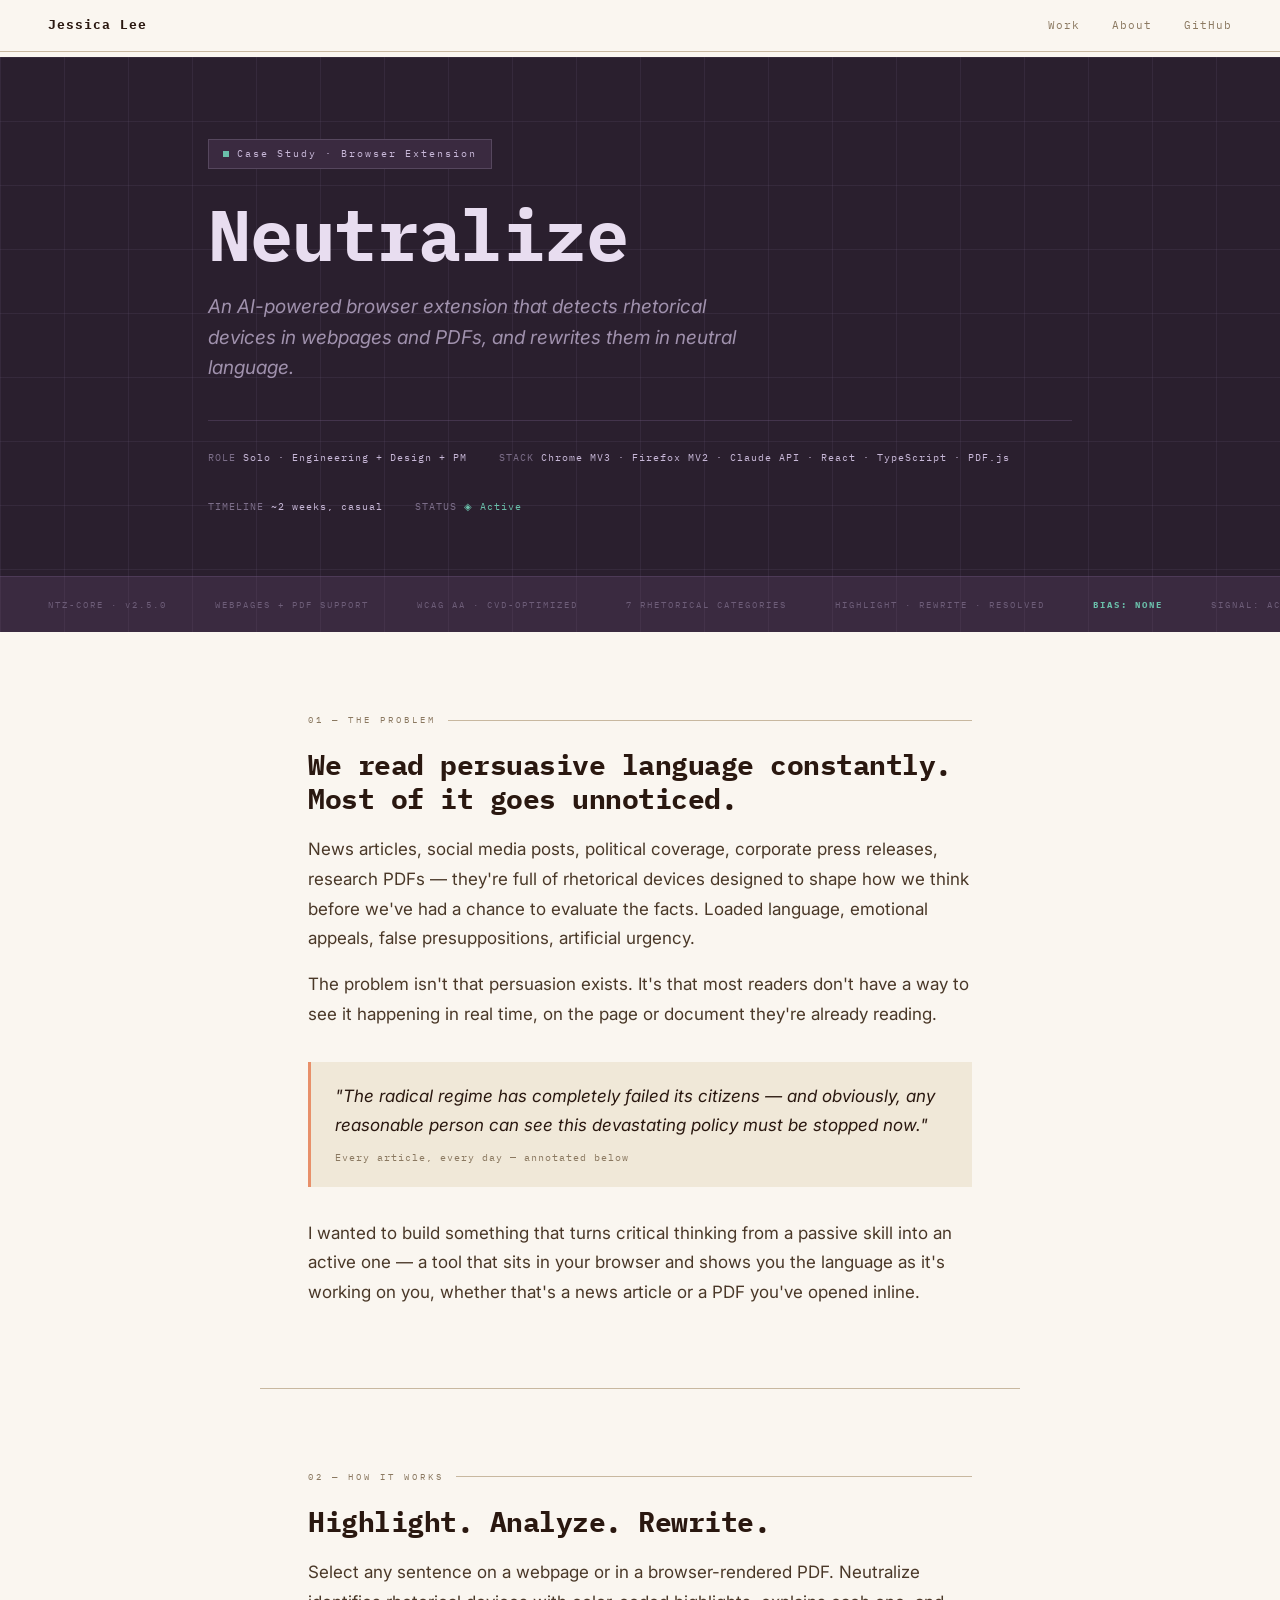
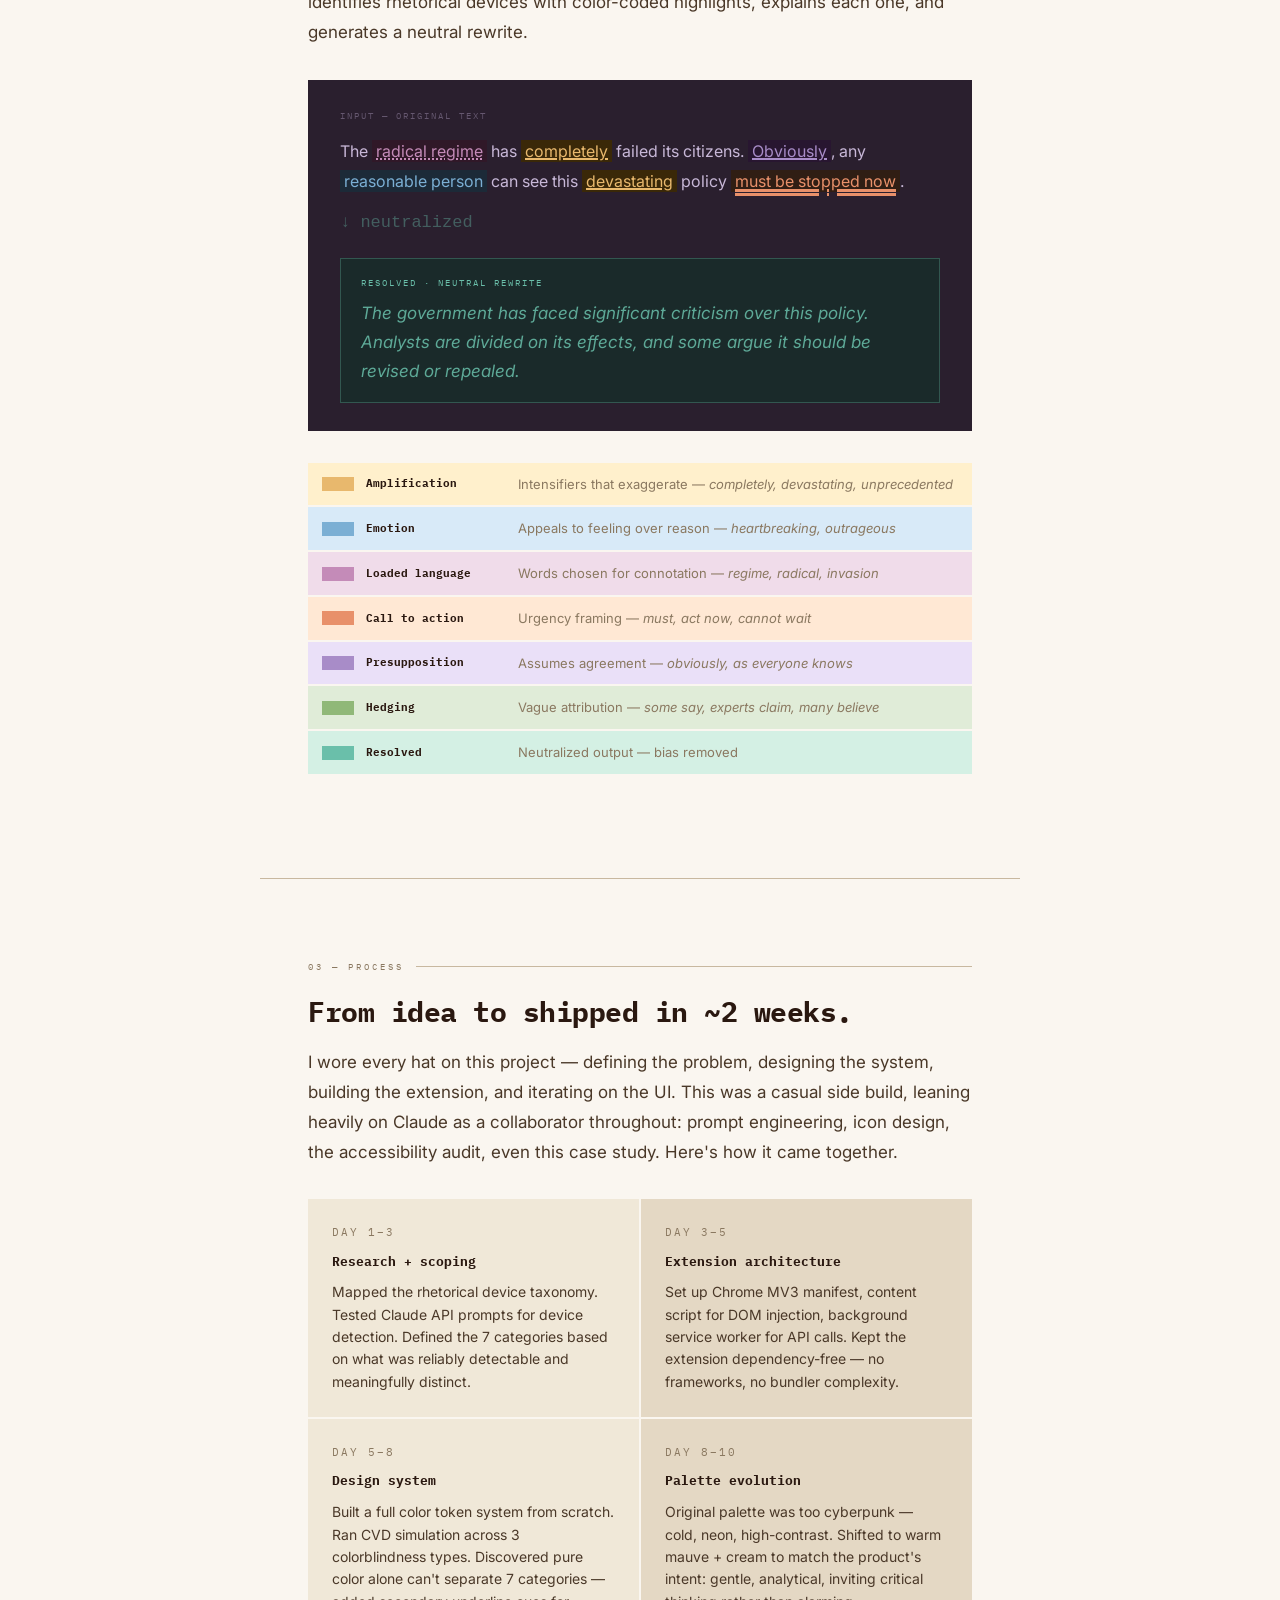
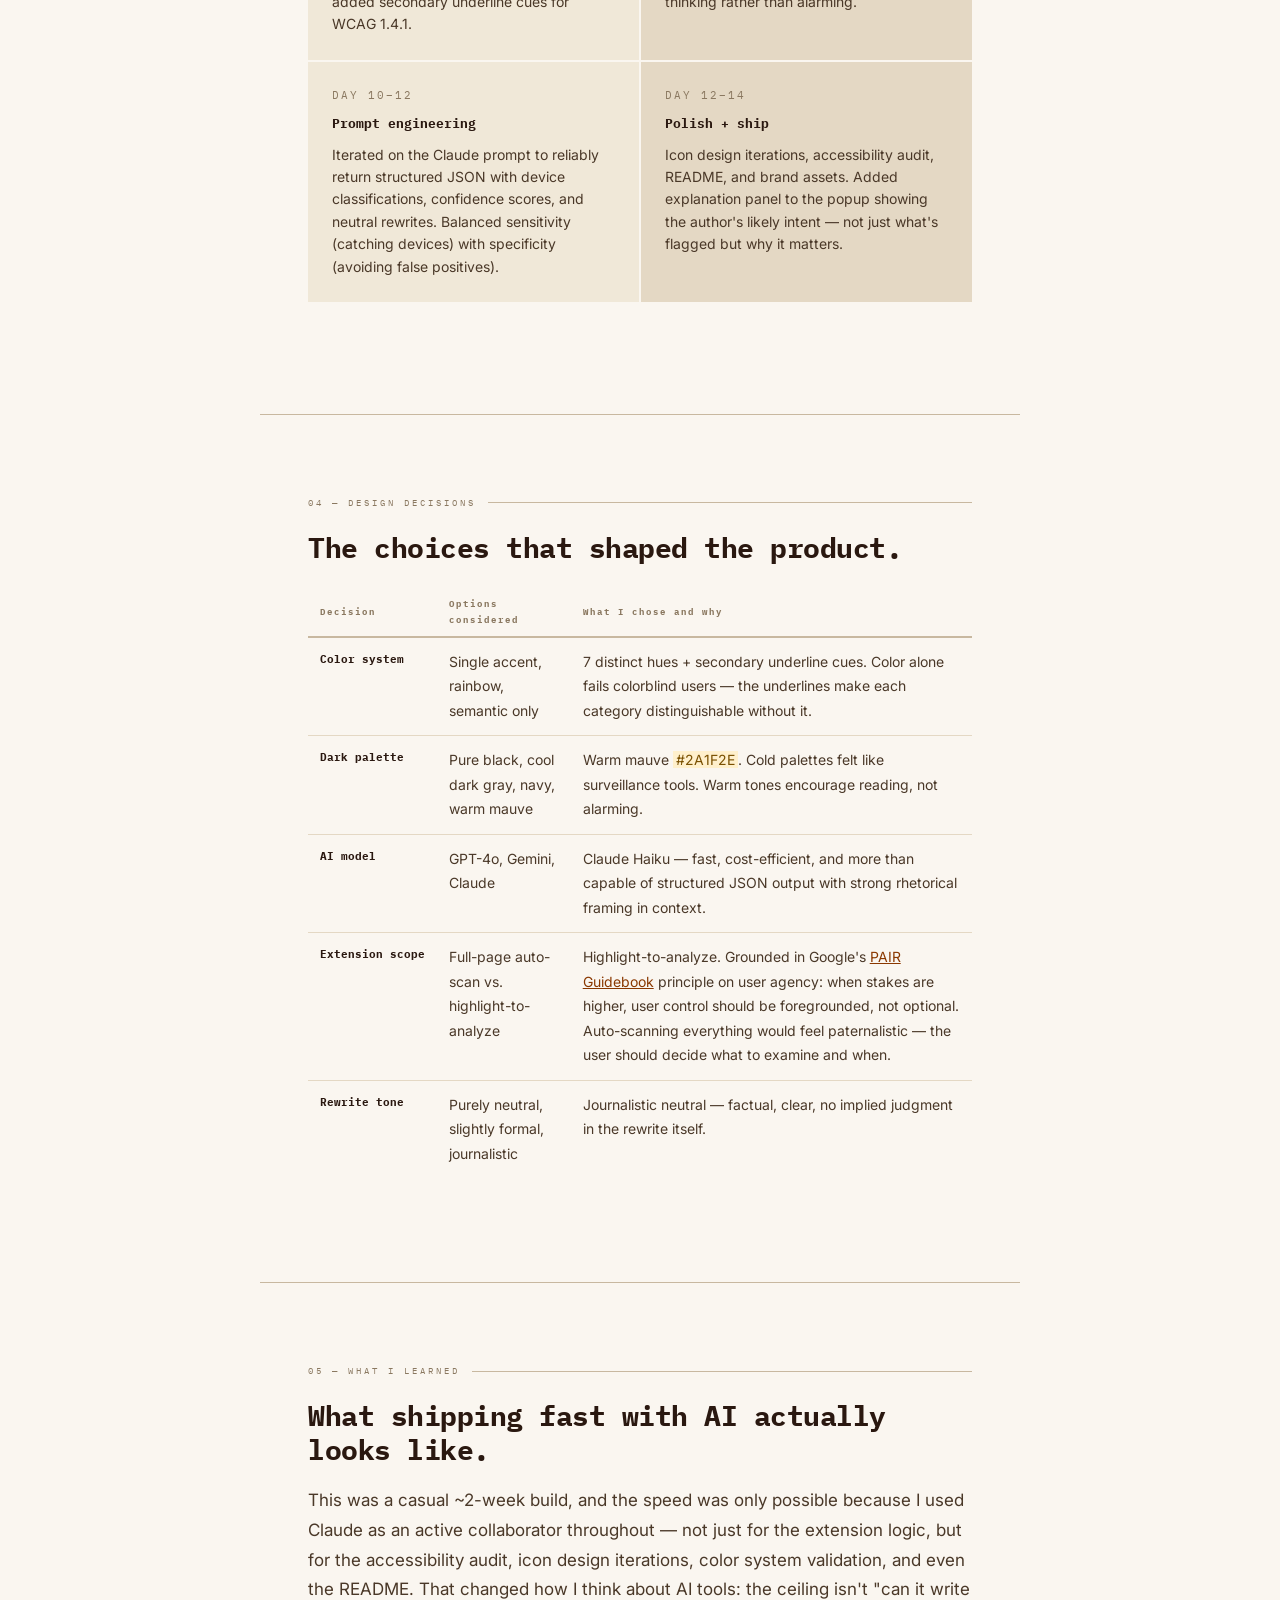
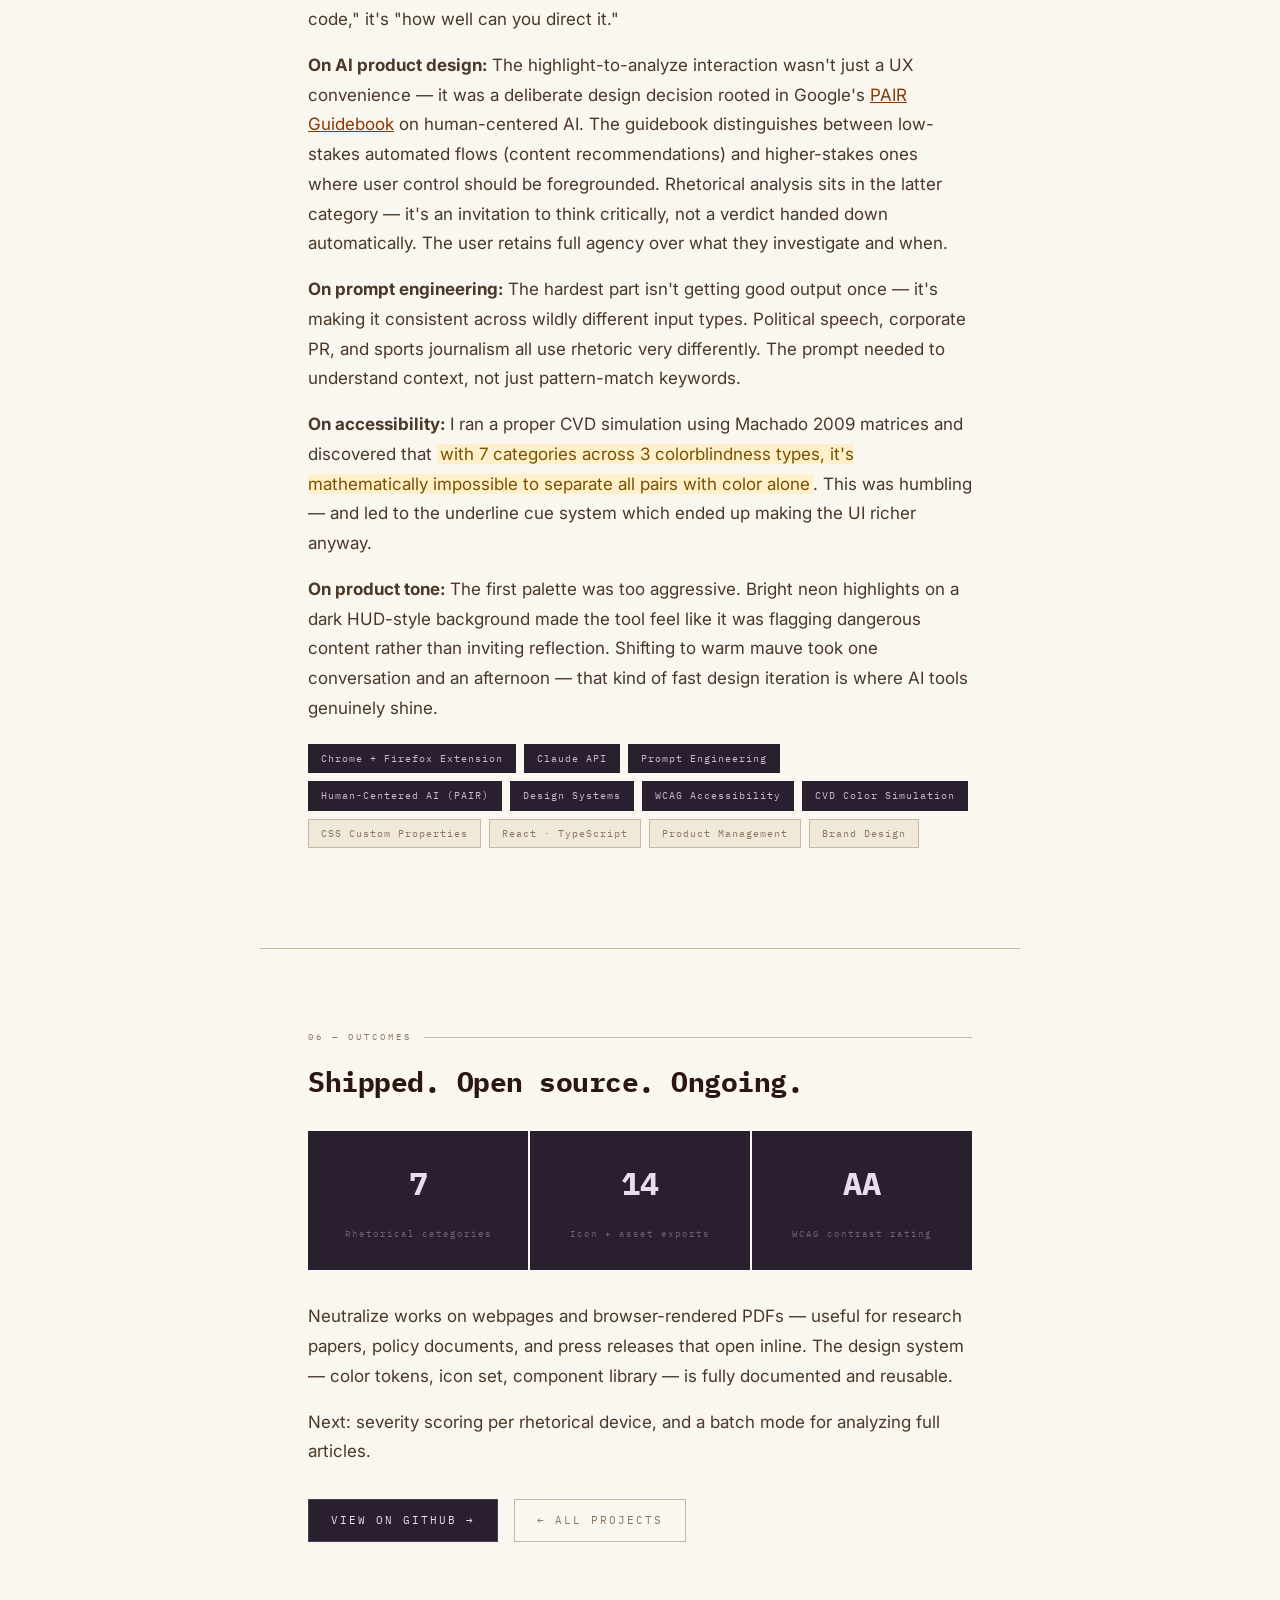
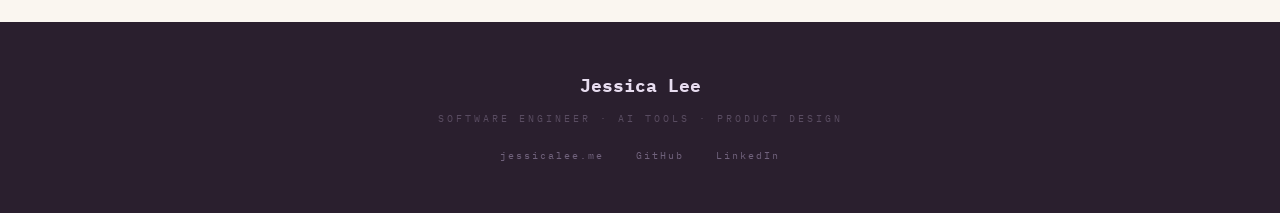
<file: neutralize.html>
<!DOCTYPE html>
<html lang="en">
<head>
<meta charset="UTF-8"/>
<meta name="viewport" content="width=device-width,initial-scale=1"/>
<title>Neutralize — Jessica Lee</title>
<link rel="preconnect" href="https://fonts.googleapis.com">
<link href="https://fonts.googleapis.com/css2?family=Inter:wght@400;500;600&family=IBM+Plex+Mono:wght@400;700&display=swap" rel="stylesheet">
<style>
:root {
  --cream:     #FAF6F0;
  --cream-2:   #F0E8D8;
  --cream-3:   #E4D8C4;
  --cream-bdr: #C8B8A0;
  --muted:     #8A7860;
  --text:      #4A3828;
  --title:     #2A1810;
  --mauve:     #2A1F2E;
  --mauve-2:   #3A2A40;
  --mauve-t:   #C8B8D8;

  --gold:      #E8B86D;
  --blue-m:    #7BAFD4;
  --mauve-a:   #C48BB8;
  --orange:    #E8906A;
  --teal:      #6ABFAA;
  --purple-s:  #A88CC8;
  --sage:      #90B878;

  --gold-bg:   #FFF0CC;   --gold-t:   #7A5000;
  --blue-bg:   #D8EAF8;   --blue-t:   #1A4888;
  --mauve-bg:  #F0DCEA;   --mauve-t2: #6A2068;
  --orange-bg: #FFE8D4;   --orange-t: #8A3800;
  --teal-bg:   #D4F0E4;   --teal-t:   #1A6040;
  --purple-bg: #EAE0F8;   --purple-t: #4A1880;
  --sage-bg:   #E0ECD8;   --sage-t:   #2A4818;
}
*, *::before, *::after { box-sizing: border-box; margin: 0; padding: 0; }

html { scroll-behavior: smooth; }

body {
  background: var(--cream);
  color: var(--text);
  font-family: 'Inter', system-ui, sans-serif;
  font-size: 17px;
  line-height: 1.75;
  overflow-x: hidden;
}

/* ── TYPOGRAPHY ─────────────────────────────── */
h1,h2,h3,h4 { font-family: 'IBM Plex Mono', monospace; font-weight: 700; color: var(--title); }
.mono { font-family: 'IBM Plex Mono', monospace; }
.label {
  font-family: 'IBM Plex Mono', monospace;
  font-size: 10px;
  letter-spacing: 3px;
  text-transform: uppercase;
  color: var(--muted);
}

/* ── NAV ─────────────────────────────────────── */
nav {
  position: fixed; top: 0; left: 0; right: 0; z-index: 100;
  background: var(--cream);
  border-bottom: 1px solid var(--cream-bdr);
  padding: 14px 48px;
  display: flex; align-items: center; justify-content: space-between;
}
.nav-logo {
  font-family: 'IBM Plex Mono', monospace;
  font-size: 13px; font-weight: 700;
  color: var(--title); text-decoration: none; letter-spacing: 1px;
}
.nav-links { display: flex; gap: 32px; }
.nav-links a {
  font-family: 'IBM Plex Mono', monospace;
  font-size: 11px; letter-spacing: 1px;
  color: var(--muted); text-decoration: none;
  transition: color .2s;
}
.nav-links a:hover { color: var(--title); }

/* ── HERO ─────────────────────────────────────── */
.hero {
  margin-top: 57px;
  background: var(--mauve);
  padding: 80px 0 0;
  overflow: hidden;
  position: relative;
}
.hero-grid {
  position: absolute; inset: 0; pointer-events: none;
  background-image:
    linear-gradient(rgba(106,90,120,.18) 1px, transparent 1px),
    linear-gradient(90deg, rgba(106,90,120,.18) 1px, transparent 1px);
  background-size: 64px 64px;
}
.hero-inner {
  max-width: 960px; margin: 0 auto;
  padding: 0 48px 60px;
  position: relative;
}
.hero-tag {
  display: inline-flex; align-items: center; gap: 8px;
  background: var(--mauve-2);
  border: 1px solid rgba(200,184,216,.2);
  padding: 5px 14px;
  font-family: 'IBM Plex Mono', monospace;
  font-size: 10px; letter-spacing: 2px;
  color: var(--mauve-t);
  margin-bottom: 28px;
}
.hero-tag-dot { width: 6px; height: 6px; background: var(--teal); }
.hero h1 {
  font-size: clamp(42px, 6vw, 72px);
  color: #E8DDF0;
  letter-spacing: -1px;
  line-height: 1.05;
  margin-bottom: 20px;
}
.hero-sub {
  font-family: 'Inter', system-ui, sans-serif;
  font-size: 19px; font-style: italic;
  color: rgba(200,184,216,.75);
  max-width: 560px;
  margin-bottom: 36px;
  line-height: 1.6;
}
.hero-meta {
  display: flex; gap: 32px; flex-wrap: wrap;
  font-family: 'IBM Plex Mono', monospace;
  font-size: 10px; letter-spacing: 1px;
  color: rgba(160,144,176,.7);
  padding-top: 28px;
  border-top: 1px solid rgba(106,84,120,.4);
}
.hero-meta span { color: var(--mauve-t); }

/* banner strip at bottom of hero */
.hero-banner {
  background: var(--mauve-2);
  border-top: 1px solid rgba(106,84,120,.4);
  padding: 20px 48px;
  display: flex; gap: 48px;
  font-family: 'IBM Plex Mono', monospace;
  font-size: 9px; letter-spacing: 2px;
  color: rgba(160,144,176,.5);
  overflow: hidden; white-space: nowrap;
}
.hero-banner strong { color: var(--teal); }

/* ── SECTION WRAPPER ─────────────────────────── */
.section {
  max-width: 760px; margin: 0 auto;
  padding: 80px 48px;
}
.section + .section { padding-top: 0; }
.section-label {
  font-family: 'IBM Plex Mono', monospace;
  font-size: 9px; letter-spacing: 3px;
  color: var(--muted);
  text-transform: uppercase;
  margin-bottom: 20px;
  display: flex; align-items: center; gap: 12px;
}
.section-label::after {
  content: '';
  flex: 1; height: 1px;
  background: var(--cream-bdr);
}
.section h2 {
  font-size: 28px; letter-spacing: -0.5px;
  margin-bottom: 20px; line-height: 1.2;
}
.section p { margin-bottom: 16px; color: var(--text); }
.section p:last-child { margin-bottom: 0; }

/* ── CALLOUT ──────────────────────────────────── */
.callout {
  background: var(--cream-2);
  border-left: 3px solid var(--orange);
  padding: 20px 24px;
  margin: 32px 0;
  font-family: 'Inter', system-ui, sans-serif;
  font-style: italic;
  color: var(--title);
}
.callout cite {
  display: block; margin-top: 8px;
  font-style: normal;
  font-family: 'IBM Plex Mono', monospace;
  font-size: 10px; letter-spacing: 1px;
  color: var(--muted);
}

/* ── DEMO BLOCK ───────────────────────────────── */
.demo-block {
  background: var(--mauve);
  border-radius: 0;
  padding: 28px 32px;
  margin: 32px 0;
  position: relative;
}
.demo-label {
  font-family: 'IBM Plex Mono', monospace;
  font-size: 9px; letter-spacing: 2px;
  color: rgba(160,144,176,.5);
  margin-bottom: 14px;
}
.demo-text {
  font-family: 'Inter', system-ui, sans-serif;
  font-size: 16px; line-height: 1.85;
  color: #C8B8D8;
}
.hl {
  padding: 1px 4px;
  border-radius: 0;
}
.hl-amp   { background:#3A2808; color:#E8B86D; text-decoration:underline 2px solid #E8B86D; }
.hl-load  { background:#301828; color:#C48BB8; text-decoration:underline 2px dotted #C48BB8; }
.hl-pre   { background:#281630; color:#A88CC8; text-decoration:underline 2px solid #A88CC8; }
.hl-emo   { background:#1C2A38; color:#7BAFD4; }
.hl-cta   { background:#301E14; color:#E8906A; text-decoration:underline 3px double #E8906A; }
.demo-resolved {
  margin-top: 20px;
  padding: 16px 20px;
  background: rgba(20,48,40,.7);
  border: 1px solid rgba(106,191,170,.3);
}
.demo-resolved-label {
  font-family: 'IBM Plex Mono', monospace;
  font-size: 9px; letter-spacing: 2px;
  color: var(--teal); margin-bottom: 8px;
}
.demo-resolved-text {
  font-family: 'Inter', system-ui, sans-serif;
  font-style: italic;
  color: rgba(106,191,170,.85); line-height: 1.7;
}
.demo-arrow { color: rgba(106,191,170,.4); margin: 12px 0; font-family: monospace; }

/* ── PROCESS STEPS ────────────────────────────── */
.process-grid {
  display: grid;
  grid-template-columns: 1fr 1fr;
  gap: 2px;
  margin: 32px 0;
}
.process-step {
  background: var(--cream-2);
  padding: 24px;
}
.process-step:nth-child(odd) { background: var(--cream-2); }
.process-step:nth-child(even) { background: var(--cream-3); }
.step-num {
  font-family: 'IBM Plex Mono', monospace;
  font-size: 11px; letter-spacing: 2px;
  color: var(--muted); margin-bottom: 8px;
}
.step-title {
  font-family: 'IBM Plex Mono', monospace;
  font-size: 13px; font-weight: 700;
  color: var(--title); margin-bottom: 8px;
}
.step-body { font-size: 14px; line-height: 1.6; color: var(--text); }

/* ── PALETTE STRIP ────────────────────────────── */
.palette-strip { display: flex; gap: 0; margin: 24px 0; }
.pal-item { flex: 1; }
.pal-swatch { height: 48px; }
.pal-label {
  font-family: 'IBM Plex Mono', monospace;
  font-size: 8px; letter-spacing: .5px;
  padding: 4px 4px 0;
  color: var(--muted);
}

/* ── DECISIONS TABLE ──────────────────────────── */
.decisions { width: 100%; border-collapse: collapse; margin: 24px 0; font-size: 14px; }
.decisions th {
  font-family: 'IBM Plex Mono', monospace;
  font-size: 9px; letter-spacing: 2px;
  text-align: left; padding: 8px 12px;
  border-bottom: 2px solid var(--cream-bdr);
  color: var(--muted);
}
.decisions td { padding: 12px; border-bottom: 1px solid var(--cream-3); vertical-align: top; }
.decisions tr:last-child td { border-bottom: none; }
.decisions td:first-child {
  font-family: 'IBM Plex Mono', monospace;
  font-size: 11px; font-weight: 700;
  color: var(--title); white-space: nowrap;
}

/* ── RHETORIC LEGEND ──────────────────────────── */
.legend { display: flex; flex-direction: column; gap: 2px; margin: 24px 0; }
.legend-row {
  display: flex; align-items: center; gap: 12px;
  padding: 10px 14px;
  font-size: 14px;
}
.legend-swatch { width: 32px; height: 14px; flex-shrink: 0; }
.legend-name {
  font-family: 'IBM Plex Mono', monospace;
  font-size: 11px; font-weight: 700;
  min-width: 140px; color: var(--title);
}
.legend-desc { color: var(--muted); font-size: 13px; }

/* ── OUTCOME STATS ────────────────────────────── */
.stats-row { display: grid; grid-template-columns: repeat(3,1fr); gap: 2px; margin: 32px 0; }
.stat-card {
  background: var(--mauve);
  padding: 24px 20px;
  text-align: center;
}
.stat-val {
  font-family: 'IBM Plex Mono', monospace;
  font-size: 32px; font-weight: 700;
  color: #E8DDF0; display: block; margin-bottom: 6px;
}
.stat-label {
  font-family: 'IBM Plex Mono', monospace;
  font-size: 9px; letter-spacing: 2px;
  color: rgba(160,144,176,.6);
}

/* ── SKILLS TAGS ──────────────────────────────── */
.tags { display: flex; flex-wrap: wrap; gap: 8px; margin: 20px 0; }
.tag {
  font-family: 'IBM Plex Mono', monospace;
  font-size: 10px; letter-spacing: 1px;
  padding: 5px 12px;
  background: var(--cream-2);
  border: 1px solid var(--cream-bdr);
  color: var(--muted);
}
.tag.highlight { background: var(--mauve); color: var(--mauve-t); border-color: transparent; }

/* ── FOOTER ───────────────────────────────────── */
footer {
  background: var(--mauve);
  padding: 48px;
  text-align: center;
}
.footer-name {
  font-family: 'IBM Plex Mono', monospace;
  font-size: 18px; font-weight: 700;
  color: #E8DDF0; margin-bottom: 8px;
}
.footer-links { display: flex; justify-content: center; gap: 32px; margin-top: 20px; }
.footer-links a {
  font-family: 'IBM Plex Mono', monospace;
  font-size: 10px; letter-spacing: 2px;
  color: rgba(160,144,176,.6);
  text-decoration: none;
}
.footer-links a:hover { color: var(--teal); }

/* ── DIVIDER ──────────────────────────────────── */
.divider {
  max-width: 760px; margin: 0 auto;
  padding: 0 48px;
  border: none; border-top: 1px solid var(--cream-bdr);
}

/* ── HIGHLIGHT INLINE ─────────────────────────── */
mark {
  background: var(--gold-bg); color: var(--gold-t);
  padding: 0 3px; font-style: normal;
}

@media (max-width: 640px) {
  nav { padding: 14px 20px; }
  .section { padding: 48px 24px; }
  .hero-inner { padding: 0 24px 48px; }
  .hero-banner { padding: 16px 24px; }
  .process-grid { grid-template-columns: 1fr; }
  .stats-row { grid-template-columns: 1fr; }
  .hero h1 { font-size: 36px; }
}
</style>
</head>
<body>

<nav>
  <a href="https://jessicalee.me" class="nav-logo">Jessica Lee</a>
  <div class="nav-links">
    <a href="https://jessicalee.me/#work">Work</a>
    <a href="https://jessicalee.me/#about">About</a>
    <a href="https://github.com/jessicalee" target="_blank">GitHub</a>
  </div>
</nav>

<!-- HERO -->
<section class="hero">
  <div class="hero-grid"></div>
  <div class="hero-inner">
    <div class="hero-tag"><div class="hero-tag-dot"></div>Case Study · Browser Extension</div>
    <h1>Neutralize</h1>
    <p class="hero-sub">An AI-powered browser extension that detects rhetorical devices in webpages and PDFs, and rewrites them in neutral language.</p>
    <div class="hero-meta">
      <div>ROLE <span>Solo · Engineering + Design + PM</span></div>
      <div>STACK <span>Chrome MV3 · Firefox MV2 · Claude API · React · TypeScript · PDF.js</span></div>
      <div>TIMELINE <span>~2 weeks, casual</span></div>
      <div>STATUS <span style="color:var(--teal)">◈ Active</span></div>
    </div>
  </div>
  <div class="hero-banner">
    <span>NTZ-CORE · v2.5.0</span>
    <span>WEBPAGES + PDF SUPPORT</span>
    <span>WCAG AA · CVD-OPTIMIZED</span>
    <span>7 RHETORICAL CATEGORIES</span>
    <span>HIGHLIGHT · REWRITE · RESOLVED</span>
    <span><strong>BIAS: NONE</strong></span>
    <span>SIGNAL: ACTIVE</span>
    <span>BUILD: VERIFIED</span>
  </div>
</section>

<!-- PROBLEM -->
<section class="section">
  <div class="section-label">01 — The problem</div>
  <h2>We read persuasive language constantly. Most of it goes unnoticed.</h2>
  <p>News articles, social media posts, political coverage, corporate press releases, research PDFs — they're full of rhetorical devices designed to shape how we think before we've had a chance to evaluate the facts. Loaded language, emotional appeals, false presuppositions, artificial urgency.</p>
  <p>The problem isn't that persuasion exists. It's that most readers don't have a way to see it happening in real time, on the page or document they're already reading.</p>

  <div class="callout">
    "The radical regime has <em>completely</em> failed its citizens — and <em>obviously</em>, any reasonable person can see this <em>devastating</em> policy must be stopped now."
    <cite>Every article, every day — annotated below</cite>
  </div>

  <p>I wanted to build something that turns critical thinking from a passive skill into an active one — a tool that sits in your browser and shows you the language as it's working on you, whether that's a news article or a PDF you've opened inline.</p>
</section>

<hr class="divider"/>

<!-- DEMO -->
<section class="section">
  <div class="section-label">02 — How it works</div>
  <h2>Highlight. Analyze. Rewrite.</h2>
  <p>Select any sentence on a webpage or in a browser-rendered PDF. Neutralize identifies rhetorical devices with color-coded highlights, explains each one, and generates a neutral rewrite.</p>

  <div class="demo-block">
    <div class="demo-label">INPUT — ORIGINAL TEXT</div>
    <div class="demo-text">
      The <span class="hl hl-load">radical regime</span> has <span class="hl hl-amp">completely</span> failed its citizens.
      <span class="hl hl-pre">Obviously</span>, any <span class="hl hl-emo">reasonable person</span> can see this
      <span class="hl hl-amp">devastating</span> policy <span class="hl hl-cta">must be stopped now</span>.
    </div>
    <div class="demo-arrow">↓ neutralized</div>
    <div class="demo-resolved">
      <div class="demo-resolved-label">RESOLVED · NEUTRAL REWRITE</div>
      <div class="demo-resolved-text">The government has faced significant criticism over this policy. Analysts are divided on its effects, and some argue it should be revised or repealed.</div>
    </div>
  </div>

  <div class="legend">
    <div class="legend-row" style="background:var(--gold-bg)">
      <div class="legend-swatch" style="background:#E8B86D"></div>
      <div class="legend-name">Amplification</div>
      <div class="legend-desc">Intensifiers that exaggerate — <em>completely, devastating, unprecedented</em></div>
    </div>
    <div class="legend-row" style="background:var(--blue-bg)">
      <div class="legend-swatch" style="background:#7BAFD4"></div>
      <div class="legend-name">Emotion</div>
      <div class="legend-desc">Appeals to feeling over reason — <em>heartbreaking, outrageous</em></div>
    </div>
    <div class="legend-row" style="background:var(--mauve-bg)">
      <div class="legend-swatch" style="background:#C48BB8"></div>
      <div class="legend-name">Loaded language</div>
      <div class="legend-desc">Words chosen for connotation — <em>regime, radical, invasion</em></div>
    </div>
    <div class="legend-row" style="background:var(--orange-bg)">
      <div class="legend-swatch" style="background:#E8906A"></div>
      <div class="legend-name">Call to action</div>
      <div class="legend-desc">Urgency framing — <em>must, act now, cannot wait</em></div>
    </div>
    <div class="legend-row" style="background:var(--purple-bg)">
      <div class="legend-swatch" style="background:#A88CC8"></div>
      <div class="legend-name">Presupposition</div>
      <div class="legend-desc">Assumes agreement — <em>obviously, as everyone knows</em></div>
    </div>
    <div class="legend-row" style="background:var(--sage-bg)">
      <div class="legend-swatch" style="background:#90B878"></div>
      <div class="legend-name">Hedging</div>
      <div class="legend-desc">Vague attribution — <em>some say, experts claim, many believe</em></div>
    </div>
    <div class="legend-row" style="background:var(--teal-bg)">
      <div class="legend-swatch" style="background:#6ABFAA"></div>
      <div class="legend-name">Resolved</div>
      <div class="legend-desc">Neutralized output — bias removed</div>
    </div>
  </div>
</section>

<hr class="divider"/>

<!-- PROCESS -->
<section class="section">
  <div class="section-label">03 — Process</div>
  <h2>From idea to shipped in ~2 weeks.</h2>
  <p>I wore every hat on this project — defining the problem, designing the system, building the extension, and iterating on the UI. This was a casual side build, leaning heavily on Claude as a collaborator throughout: prompt engineering, icon design, the accessibility audit, even this case study. Here's how it came together.</p>

  <div class="process-grid">
    <div class="process-step">
      <div class="step-num">DAY 1–3</div>
      <div class="step-title">Research + scoping</div>
      <div class="step-body">Mapped the rhetorical device taxonomy. Tested Claude API prompts for device detection. Defined the 7 categories based on what was reliably detectable and meaningfully distinct.</div>
    </div>
    <div class="process-step">
      <div class="step-num">DAY 3–5</div>
      <div class="step-title">Extension architecture</div>
      <div class="step-body">Set up Chrome MV3 manifest, content script for DOM injection, background service worker for API calls. Kept the extension dependency-free — no frameworks, no bundler complexity.</div>
    </div>
    <div class="process-step">
      <div class="step-num">DAY 5–8</div>
      <div class="step-title">Design system</div>
      <div class="step-body">Built a full color token system from scratch. Ran CVD simulation across 3 colorblindness types. Discovered pure color alone can't separate 7 categories — added secondary underline cues for WCAG 1.4.1.</div>
    </div>
    <div class="process-step">
      <div class="step-num">DAY 8–10</div>
      <div class="step-title">Palette evolution</div>
      <div class="step-body">Original palette was too cyberpunk — cold, neon, high-contrast. Shifted to warm mauve + cream to match the product's intent: gentle, analytical, inviting critical thinking rather than alarming.</div>
    </div>
    <div class="process-step">
      <div class="step-num">DAY 10–12</div>
      <div class="step-title">Prompt engineering</div>
      <div class="step-body">Iterated on the Claude prompt to reliably return structured JSON with device classifications, confidence scores, and neutral rewrites. Balanced sensitivity (catching devices) with specificity (avoiding false positives).</div>
    </div>
    <div class="process-step">
      <div class="step-num">DAY 12–14</div>
      <div class="step-title">Polish + ship</div>
      <div class="step-body">Icon design iterations, accessibility audit, README, and brand assets. Added explanation panel to the popup showing the author's likely intent — not just what's flagged but why it matters.</div>
    </div>
  </div>
</section>

<hr class="divider"/>

<!-- DESIGN DECISIONS -->
<section class="section">
  <div class="section-label">04 — Design decisions</div>
  <h2>The choices that shaped the product.</h2>

  <table class="decisions">
    <thead>
      <tr><th>Decision</th><th>Options considered</th><th>What I chose and why</th></tr>
    </thead>
    <tbody>
      <tr>
        <td>Color system</td>
        <td>Single accent, rainbow, semantic only</td>
        <td>7 distinct hues + secondary underline cues. Color alone fails colorblind users — the underlines make each category distinguishable without it.</td>
      </tr>
      <tr>
        <td>Dark palette</td>
        <td>Pure black, cool dark gray, navy, warm mauve</td>
        <td>Warm mauve <mark>#2A1F2E</mark>. Cold palettes felt like surveillance tools. Warm tones encourage reading, not alarming.</td>
      </tr>
      <tr>
        <td>AI model</td>
        <td>GPT-4o, Gemini, Claude</td>
        <td>Claude Haiku — fast, cost-efficient, and more than capable of structured JSON output with strong rhetorical framing in context.</td>
      </tr>
      <tr>
        <td>Extension scope</td>
        <td>Full-page auto-scan vs. highlight-to-analyze</td>
        <td>Highlight-to-analyze. Grounded in Google's <a href="https://pair.withgoogle.com/guidebook/patterns" target="_blank" style="color:var(--orange-t);text-decoration:underline">PAIR Guidebook</a> principle on user agency: when stakes are higher, user control should be foregrounded, not optional. Auto-scanning everything would feel paternalistic — the user should decide what to examine and when.</td>
      </tr>
      <tr>
        <td>Rewrite tone</td>
        <td>Purely neutral, slightly formal, journalistic</td>
        <td>Journalistic neutral — factual, clear, no implied judgment in the rewrite itself.</td>
      </tr>
    </tbody>
  </table>
</section>

<hr class="divider"/>

<!-- WHAT I LEARNED -->
<section class="section">
  <div class="section-label">05 — What I learned</div>
  <h2>What shipping fast with AI actually looks like.</h2>
  <p>This was a casual ~2-week build, and the speed was only possible because I used Claude as an active collaborator throughout — not just for the extension logic, but for the accessibility audit, icon design iterations, color system validation, and even the README. That changed how I think about AI tools: the ceiling isn't "can it write code," it's "how well can you direct it."</p>
  <p><strong>On AI product design:</strong> The highlight-to-analyze interaction wasn't just a UX convenience — it was a deliberate design decision rooted in Google's <a href="https://pair.withgoogle.com/guidebook/patterns" target="_blank" style="color:var(--orange-t)">PAIR Guidebook</a> on human-centered AI. The guidebook distinguishes between low-stakes automated flows (content recommendations) and higher-stakes ones where user control should be foregrounded. Rhetorical analysis sits in the latter category — it's an invitation to think critically, not a verdict handed down automatically. The user retains full agency over what they investigate and when.</p>
  <p><strong>On prompt engineering:</strong> The hardest part isn't getting good output once — it's making it consistent across wildly different input types. Political speech, corporate PR, and sports journalism all use rhetoric very differently. The prompt needed to understand context, not just pattern-match keywords.</p>
  <p><strong>On accessibility:</strong> I ran a proper CVD simulation using Machado 2009 matrices and discovered that <mark>with 7 categories across 3 colorblindness types, it's mathematically impossible to separate all pairs with color alone</mark>. This was humbling — and led to the underline cue system which ended up making the UI richer anyway.</p>
  <p><strong>On product tone:</strong> The first palette was too aggressive. Bright neon highlights on a dark HUD-style background made the tool feel like it was flagging dangerous content rather than inviting reflection. Shifting to warm mauve took one conversation and an afternoon — that kind of fast design iteration is where AI tools genuinely shine.</p>

  <div class="tags">
    <div class="tag highlight">Chrome + Firefox Extension</div>
    <div class="tag highlight">Claude API</div>
    <div class="tag highlight">Prompt Engineering</div>
    <div class="tag highlight">Human-Centered AI (PAIR)</div>
    <div class="tag highlight">Design Systems</div>
    <div class="tag highlight">WCAG Accessibility</div>
    <div class="tag highlight">CVD Color Simulation</div>
    <div class="tag">CSS Custom Properties</div>
    <div class="tag">React · TypeScript</div>
    <div class="tag">Product Management</div>
    <div class="tag">Brand Design</div>
  </div>
</section>

<hr class="divider"/>

<!-- OUTCOMES -->
<section class="section">
  <div class="section-label">06 — Outcomes</div>
  <h2>Shipped. Open source. Ongoing.</h2>

  <div class="stats-row">
    <div class="stat-card">
      <span class="stat-val">7</span>
      <span class="stat-label">Rhetorical categories</span>
    </div>
    <div class="stat-card">
      <span class="stat-val">14</span>
      <span class="stat-label">Icon + asset exports</span>
    </div>
    <div class="stat-card">
      <span class="stat-val">AA</span>
      <span class="stat-label">WCAG contrast rating</span>
    </div>
  </div>

  <p>Neutralize works on webpages and browser-rendered PDFs — useful for research papers, policy documents, and press releases that open inline. The design system — color tokens, icon set, component library — is fully documented and reusable.</p>
  <p>Next: severity scoring per rhetorical device, and a batch mode for analyzing full articles.</p>

  <div style="display:flex;gap:16px;margin-top:32px;flex-wrap:wrap">
    <a href="https://github.com/jessicalee/neutralize" target="_blank" style="font-family:'IBM Plex Mono',monospace;font-size:11px;letter-spacing:2px;padding:11px 22px;background:var(--mauve);color:#E8DDF0;text-decoration:none;border:1px solid rgba(200,184,216,.2)">VIEW ON GITHUB →</a>
    <a href="https://jessicalee.me/#work" style="font-family:'IBM Plex Mono',monospace;font-size:11px;letter-spacing:2px;padding:11px 22px;background:transparent;color:var(--muted);text-decoration:none;border:1px solid var(--cream-bdr)">← ALL PROJECTS</a>
  </div>
</section>

<footer>
  <div class="footer-name">Jessica Lee</div>
  <div class="label" style="color:rgba(160,144,176,.4);margin-top:4px">Software Engineer · AI Tools · Product Design</div>
  <div class="footer-links">
    <a href="https://jessicalee.me">jessicalee.me</a>
    <a href="https://github.com/jessicalee" target="_blank">GitHub</a>
    <a href="https://linkedin.com/in/jessicalee" target="_blank">LinkedIn</a>
  </div>
</footer>

</body>
</html>
</file>
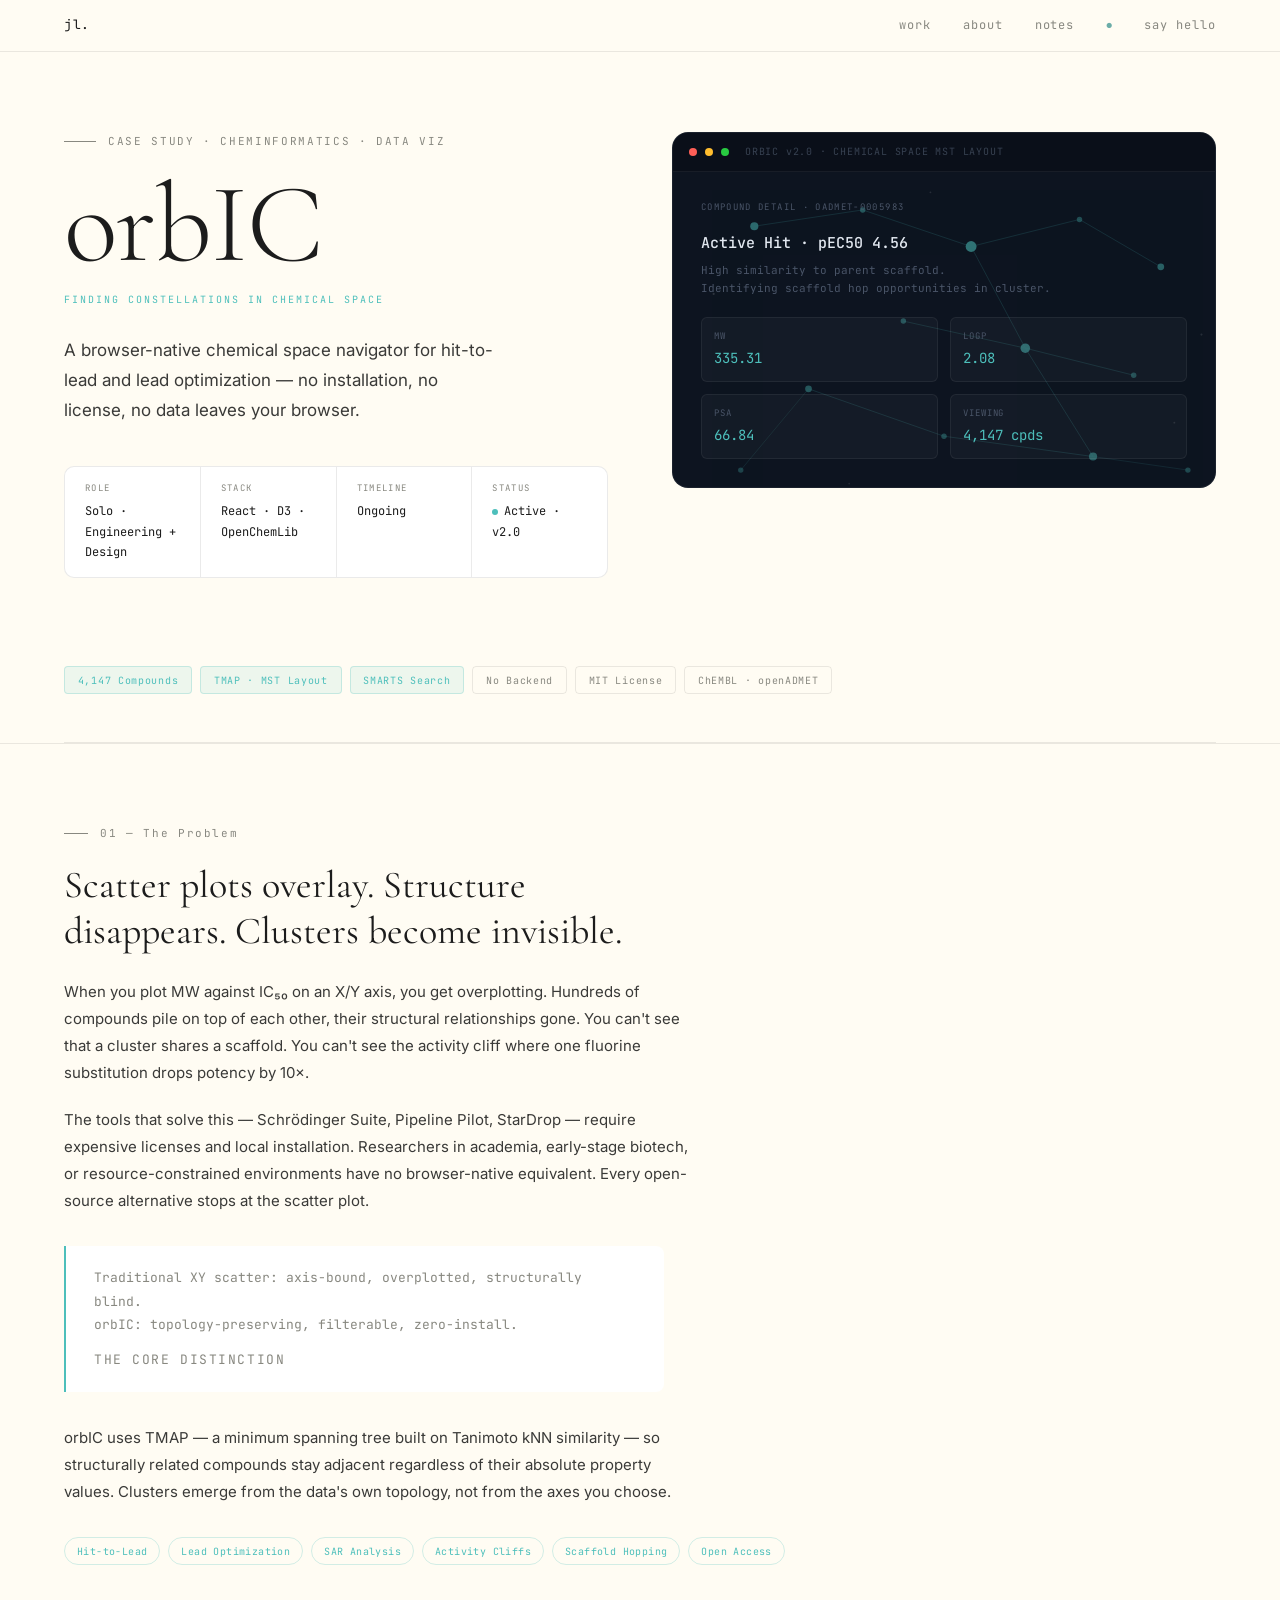
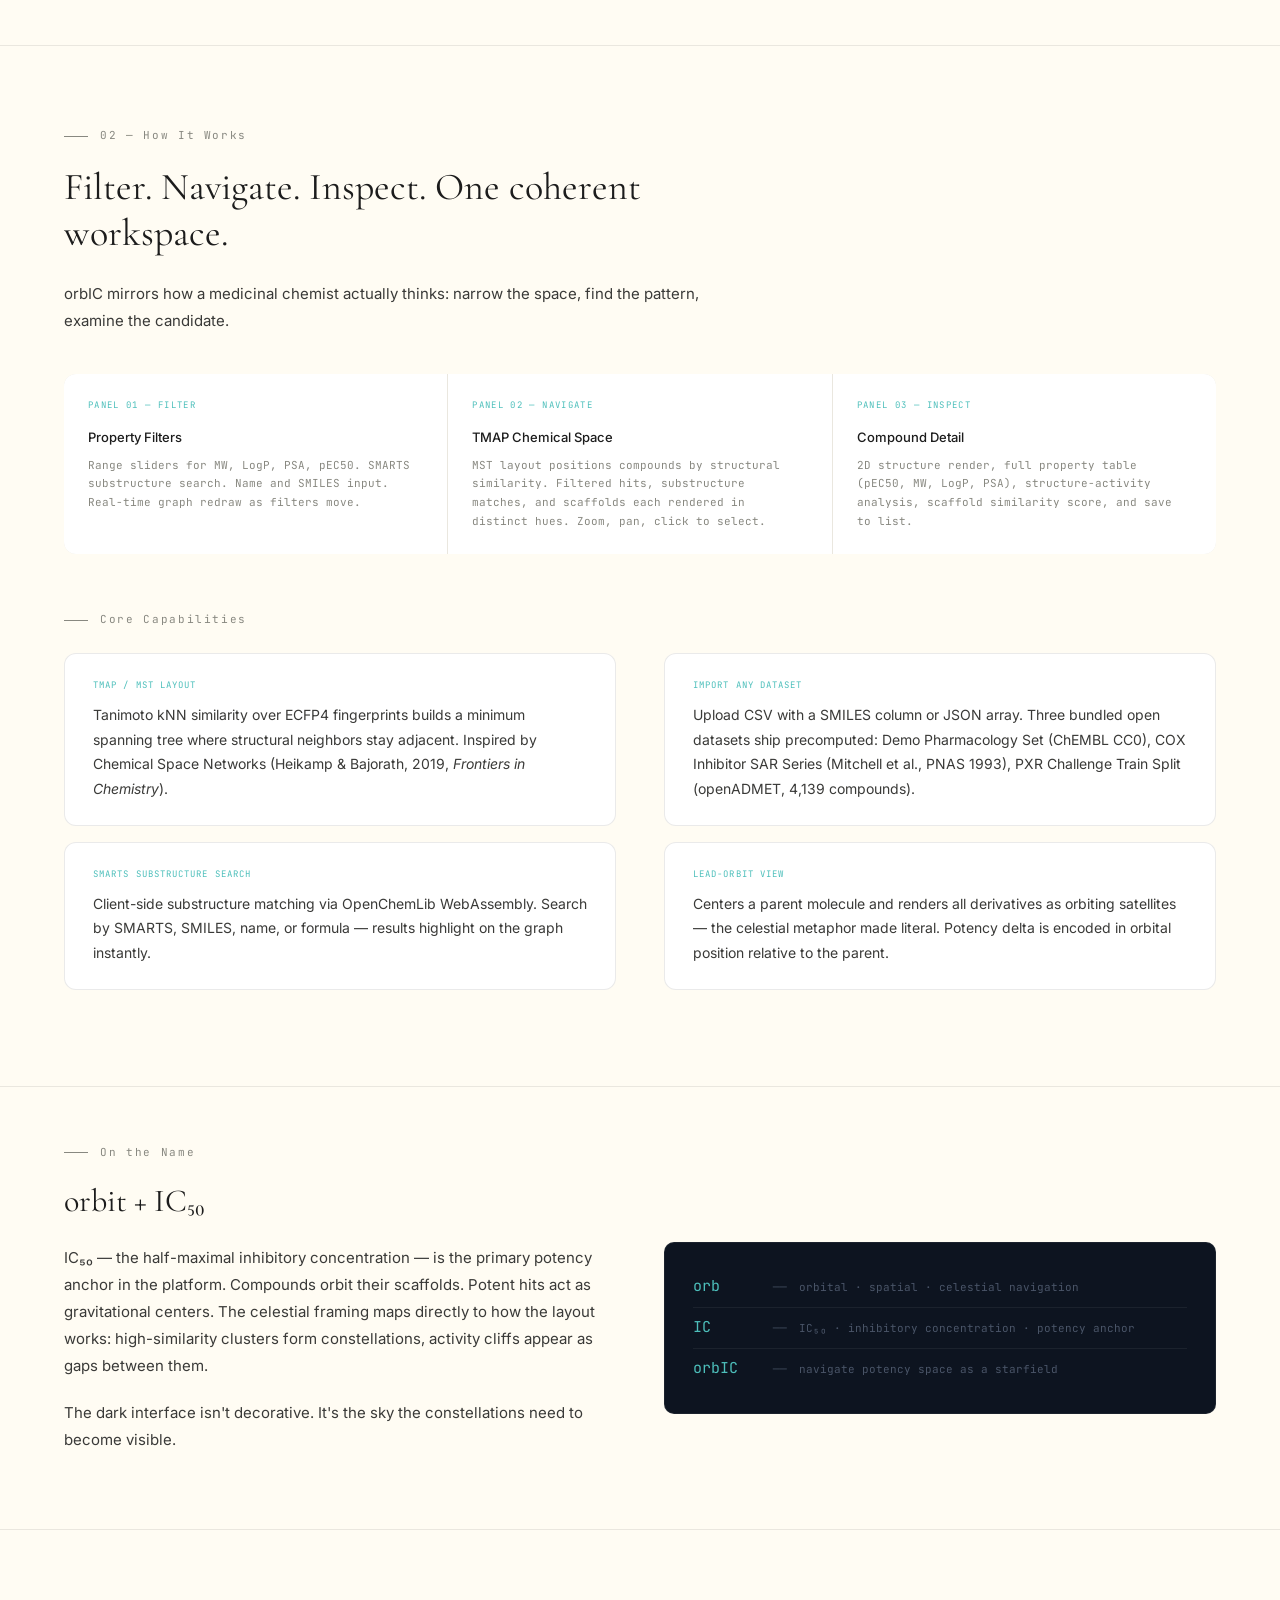
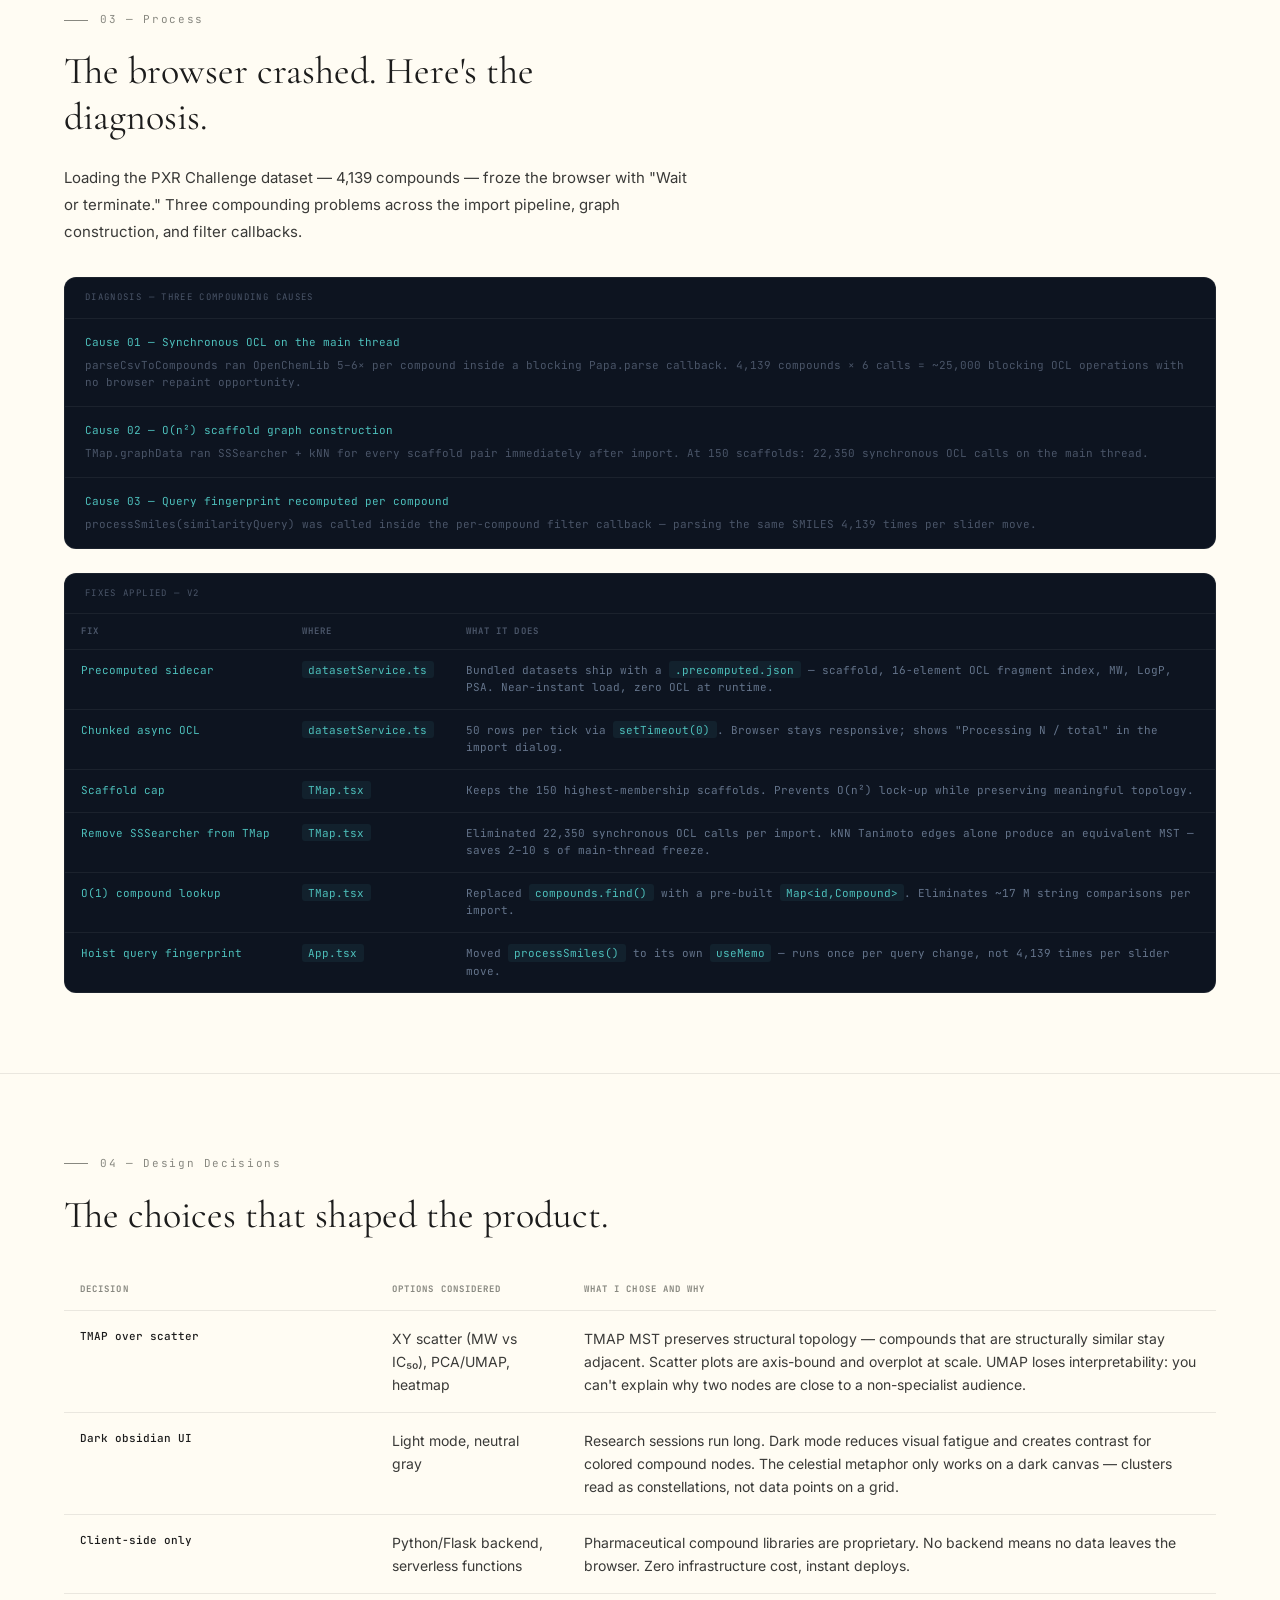
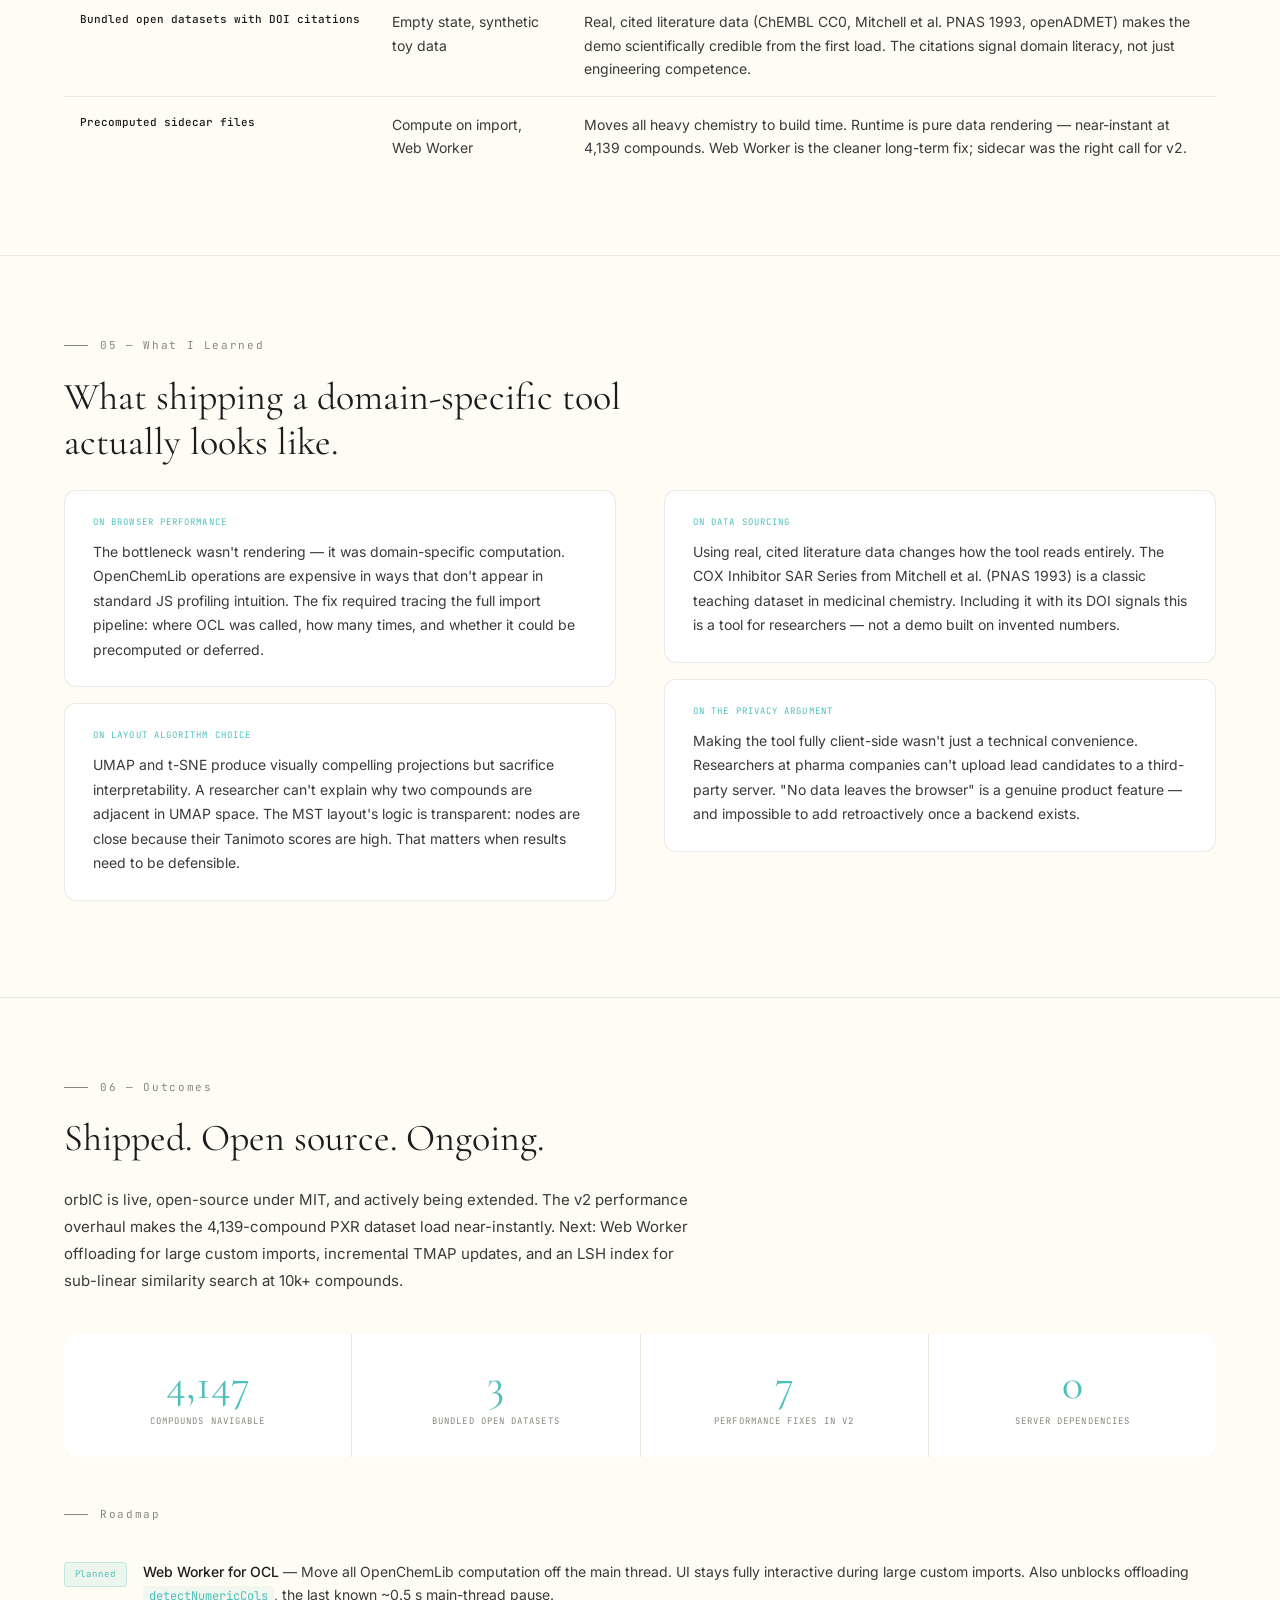
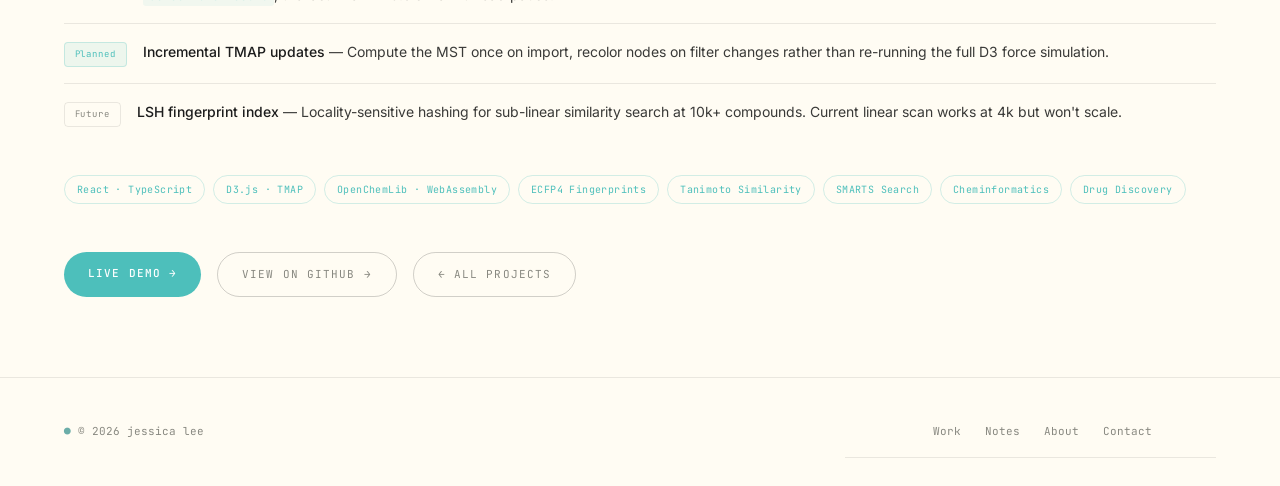
<file: orbic.html>
<!DOCTYPE html>
<html lang="en">
<head>
<meta charset="UTF-8">
<meta name="viewport" content="width=device-width, initial-scale=1.0">
<title>orbIC — Jessica Lee</title>
<link rel="preconnect" href="https://fonts.googleapis.com">
<link href="https://fonts.googleapis.com/css2?family=Cormorant+Garamond:ital,wght@0,300;0,400;1,300;1,400&family=Inter:wght@300;400;500&family=JetBrains+Mono:wght@400;500&display=swap" rel="stylesheet">
<style>
*, *::before, *::after { box-sizing: border-box; margin: 0; padding: 0; }
:root {
  /* site palette */
  --floral: #FFFCF3;
  --tradewind: #6BADA8;
  --downy: #9BCFC9;
  --peche: #DEAB94;
  --ink: #1C1C1C;
  --muted: #888880;
  --surface: #FFFFFF;
  --border: rgba(28,28,28,0.09);
  /* orbIC identity accent — bridges tradewind and cyan */
  --orb: #4DBFBB;
  --orb-dim: rgba(77,191,187,0.1);
  --orb-border: rgba(77,191,187,0.25);
  /* dark panel (code/terminal only) */
  --dark: #0D1420;
  --dark-2: #111827;
  --dark-border: rgba(255,255,255,0.06);
  --dark-text: #94A3B8;
  --dark-heading: #E2E8F0;
  --dark-muted: #4A5568;
  --ci-bg: rgba(77,191,187,0.08);
  /* type */
  --mono: 'JetBrains Mono', monospace;
  --serif: 'Cormorant Garamond', Georgia, serif;
  --sans: 'Inter', sans-serif;
}
html { scroll-behavior: smooth; }
body { font-family: var(--sans); background: var(--floral); color: var(--ink); font-size: 16px; line-height: 1.7; -webkit-font-smoothing: antialiased; }

/* ── NAV ── */
nav { position: sticky; top: 0; z-index: 100; background: var(--floral); border-bottom: 0.5px solid var(--border); padding: 0 4rem; height: 52px; display: flex; align-items: center; justify-content: space-between; }
.nav-logo { font-family: var(--mono); font-size: 13px; letter-spacing: 0.05em; color: var(--ink); text-decoration: none; }
.nav-links { display: flex; align-items: center; gap: 2rem; }
.nav-links a { font-family: var(--mono); font-size: 12px; letter-spacing: 0.08em; color: var(--muted); text-decoration: none; transition: color 0.2s; }
.nav-links a:hover { color: var(--ink); }
.nav-dot { color: var(--tradewind); font-size: 7px; }

/* ── HERO — warm body with dark inset window ── */
.hero { padding: 5rem 4rem 0; background: var(--floral); }
.hero-top { display: grid; grid-template-columns: 1fr 1fr; gap: 4rem; align-items: start; padding-bottom: 4rem; }
.hero-left {}
.hero-eyebrow { font-family: var(--mono); font-size: 11px; letter-spacing: 0.15em; color: var(--muted); margin-bottom: 1.5rem; display: flex; align-items: center; gap: 0.75rem; }
.hero-eyebrow::before { content: ''; display: inline-block; width: 32px; height: 0.5px; background: var(--muted); }
h1.hero-title { font-family: var(--serif); font-weight: 300; font-size: clamp(72px, 9vw, 112px); line-height: 0.9; color: var(--ink); margin-bottom: 1rem; letter-spacing: -0.01em; }
.hero-tagline { font-family: var(--mono); font-size: 10px; letter-spacing: 0.2em; color: var(--orb); margin-bottom: 1.75rem; text-transform: uppercase; }
.hero-sub { font-size: 17px; color: #3A3A38; max-width: 440px; line-height: 1.75; margin-bottom: 2.5rem; }

/* dark hero window — right column */
.hero-window { background: var(--dark); border-radius: 16px; overflow: hidden; border: 0.5px solid var(--dark-border); position: relative; }
.window-bar { background: #0A0F19; padding: 0.65rem 1rem; display: flex; align-items: center; gap: 0.5rem; border-bottom: 0.5px solid var(--dark-border); }
.w-dot { width: 8px; height: 8px; border-radius: 50%; }
.window-body { padding: 1.75rem; position: relative; overflow: hidden; }
/* constellation in window */
.window-constellation { position: absolute; inset: 0; pointer-events: none; opacity: 0.55; }
.window-content { position: relative; z-index: 1; }
.w-label { font-family: var(--mono); font-size: 9px; letter-spacing: 0.15em; color: var(--dark-muted); text-transform: uppercase; margin-bottom: 1rem; }
.w-title { font-family: var(--mono); font-size: 15px; color: var(--dark-heading); font-weight: 500; margin-bottom: 0.35rem; }
.w-sub { font-family: var(--mono); font-size: 11px; color: var(--dark-muted); margin-bottom: 1.25rem; line-height: 1.6; }
.w-stats { display: grid; grid-template-columns: 1fr 1fr; gap: 0.75rem; }
.w-stat { background: rgba(255,255,255,0.03); border: 0.5px solid var(--dark-border); border-radius: 6px; padding: 0.65rem 0.75rem; }
.w-stat-label { font-family: var(--mono); font-size: 9px; letter-spacing: 0.1em; color: var(--dark-muted); margin-bottom: 0.2rem; text-transform: uppercase; }
.w-stat-val { font-family: var(--mono); font-size: 14px; color: var(--orb); }

/* meta strip */
.meta-strip { display: flex; border: 0.5px solid var(--border); border-radius: 10px; overflow: hidden; background: var(--surface); max-width: 700px; margin-bottom: 0; }
.meta-cell { padding: 0.9rem 1.25rem; flex: 1; border-right: 0.5px solid var(--border); }
.meta-cell:last-child { border-right: none; }
.meta-label { font-family: var(--mono); font-size: 9px; letter-spacing: 0.15em; color: var(--muted); margin-bottom: 0.3rem; text-transform: uppercase; }
.meta-value { font-family: var(--mono); font-size: 12px; color: var(--ink); }
.pulse-dot { display: inline-block; width: 6px; height: 6px; border-radius: 50%; background: var(--orb); margin-right: 6px; animation: pulse 2.5s infinite; }
@keyframes pulse { 0%,100%{opacity:1;} 50%{opacity:0.3;} }

.badge-row { display: flex; gap: 0.5rem; flex-wrap: wrap; margin-top: 1.5rem; padding-bottom: 3rem; border-bottom: 0.5px solid var(--border); }
.badge { font-family: var(--mono); font-size: 10px; letter-spacing: 0.07em; padding: 0.3rem 0.8rem; border-radius: 4px; border: 0.5px solid var(--border); color: var(--muted); }
.badge-orb { background: var(--orb-dim); border-color: var(--orb-border); color: var(--orb); }

/* ── SECTIONS ── */
section { padding: 5rem 4rem; border-top: 0.5px solid var(--border); }
.eyebrow { font-family: var(--mono); font-size: 11px; letter-spacing: 0.15em; color: var(--muted); margin-bottom: 1.25rem; display: flex; align-items: center; gap: 0.75rem; }
.eyebrow::before { content: ''; display: inline-block; width: 24px; height: 0.5px; background: var(--muted); }
h2.sh { font-family: var(--serif); font-weight: 400; font-size: clamp(26px, 3.2vw, 38px); color: var(--ink); line-height: 1.2; margin-bottom: 1.5rem; max-width: 620px; }
.bp { font-size: 15px; color: #3A3A38; max-width: 640px; line-height: 1.8; margin-bottom: 1.25rem; }

/* quote block — warm */
.quote-block { border-left: 2px solid var(--orb); padding: 1.25rem 1.75rem; background: var(--surface); border-radius: 0 8px 8px 0; margin: 2rem 0; max-width: 600px; }
.quote-block p { font-family: var(--mono); font-size: 13px; color: var(--muted); line-height: 1.8; }
.quote-label { font-family: var(--mono); font-size: 9px; letter-spacing: 0.12em; color: #C8C8C0; margin-top: 0.75rem; text-transform: uppercase; }

/* three panel — warm surface */
.panel-row { display: grid; grid-template-columns: repeat(3, 1fr); gap: 1px; background: var(--border); border-radius: 12px; overflow: hidden; margin-top: 2.5rem; }
.panel-cell { background: var(--surface); padding: 1.5rem; }
.panel-num { font-family: var(--mono); font-size: 9px; letter-spacing: 0.15em; color: var(--orb); margin-bottom: 0.75rem; text-transform: uppercase; }
.panel-title { font-size: 13px; font-weight: 500; color: var(--ink); margin-bottom: 0.5rem; }
.panel-desc { font-family: var(--mono); font-size: 11px; color: var(--muted); line-height: 1.7; }

.two-col { display: grid; grid-template-columns: 1fr 1fr; gap: 3rem; align-items: start; }

/* warm cards */
.card { background: var(--surface); border: 0.5px solid var(--border); border-radius: 12px; padding: 1.5rem 1.75rem; margin-bottom: 1rem; }
.card-label { font-family: var(--mono); font-size: 9px; letter-spacing: 0.12em; color: var(--orb); margin-bottom: 0.6rem; text-transform: uppercase; }
.card p { font-size: 14px; color: #3A3A38; line-height: 1.75; }

/* dark panels — code/terminal content only */
.dark-wrap { background: var(--dark); border: 0.5px solid var(--dark-border); border-radius: 12px; overflow: hidden; margin-top: 2rem; }
.dark-label { padding: 0.75rem 1.25rem; border-bottom: 0.5px solid var(--dark-border); font-family: var(--mono); font-size: 9px; letter-spacing: 0.15em; color: var(--dark-muted); text-transform: uppercase; }
.diag-block { padding: 0.9rem 1.25rem; border-bottom: 0.5px solid var(--dark-border); }
.diag-block:last-child { border-bottom: none; }
.diag-title { font-family: var(--mono); font-size: 11px; color: var(--orb); margin-bottom: 0.3rem; }
.diag-desc { font-family: var(--mono); font-size: 11px; color: var(--dark-muted); line-height: 1.6; }
table.perf { width: 100%; border-collapse: collapse; }
table.perf th { text-align: left; padding: 0.6rem 1rem; font-family: var(--mono); font-size: 9px; letter-spacing: 0.12em; color: var(--dark-muted); border-bottom: 0.5px solid var(--dark-border); text-transform: uppercase; }
table.perf td { padding: 0.75rem 1rem; font-family: var(--mono); font-size: 11px; color: #64748B; border-bottom: 0.5px solid var(--dark-border); vertical-align: top; line-height: 1.6; }
table.perf td:first-child { color: var(--orb); white-space: nowrap; }
table.perf tr:last-child td { border-bottom: none; }
.ci { font-family: var(--mono); font-size: 11px; background: var(--ci-bg); color: var(--orb); padding: 0.1rem 0.4rem; border-radius: 3px; }

/* decision table — warm */
.dt { width: 100%; border-collapse: collapse; margin-top: 2rem; }
.dt th { text-align: left; padding: 0.75rem 1rem; font-family: var(--mono); font-size: 9px; letter-spacing: 0.12em; color: var(--muted); border-bottom: 0.5px solid var(--border); text-transform: uppercase; }
.dt td { padding: 1rem; font-size: 14px; color: #3A3A38; border-bottom: 0.5px solid var(--border); vertical-align: top; line-height: 1.65; }
.dt td:first-child { font-family: var(--mono); font-size: 11px; color: var(--ink); font-weight: 500; white-space: nowrap; }
.dt tr:last-child td { border-bottom: none; }

/* etymology — dark inset, small */
.etym-box { background: var(--dark); border: 0.5px solid var(--dark-border); border-radius: 10px; padding: 1.5rem 1.75rem; }
.etym-row { display: flex; gap: 0.75rem; align-items: baseline; padding: 0.45rem 0; border-bottom: 0.5px solid var(--dark-border); }
.etym-row:last-child { border-bottom: none; }
.etym-key { font-family: var(--mono); font-size: 15px; color: var(--orb); min-width: 68px; }
.etym-sep { font-family: var(--mono); font-size: 11px; color: #374151; }
.etym-val { font-family: var(--mono); font-size: 11px; color: var(--dark-muted); line-height: 1.5; }

/* outcomes */
.outcomes-grid { display: grid; grid-template-columns: repeat(4, 1fr); gap: 1px; background: var(--border); border-radius: 12px; overflow: hidden; margin-top: 2.5rem; }
.outcome-cell { background: var(--surface); padding: 1.75rem 1.25rem; text-align: center; }
.outcome-num { font-family: var(--serif); font-weight: 400; font-size: 44px; color: var(--orb); line-height: 1; margin-bottom: 0.5rem; }
.outcome-label { font-family: var(--mono); font-size: 9px; letter-spacing: 0.12em; color: var(--muted); text-transform: uppercase; }

/* roadmap */
.roadmap-item { display: flex; gap: 1rem; align-items: flex-start; padding: 1rem 0; border-bottom: 0.5px solid var(--border); }
.roadmap-item:last-child { border-bottom: none; }
.roadmap-badge { font-family: var(--mono); font-size: 9px; letter-spacing: 0.1em; padding: 0.25rem 0.6rem; border-radius: 4px; background: var(--orb-dim); color: var(--orb); white-space: nowrap; flex-shrink: 0; margin-top: 2px; border: 0.5px solid var(--orb-border); }
.roadmap-badge.future { background: transparent; color: var(--muted); border-color: var(--border); }
.roadmap-text { font-size: 14px; color: #3A3A38; line-height: 1.65; }
.roadmap-text strong { color: var(--ink); font-weight: 500; }

.tag-row { display: flex; flex-wrap: wrap; gap: 0.5rem; margin-top: 2rem; }
.tag { font-family: var(--mono); font-size: 10px; padding: 0.3rem 0.75rem; border-radius: 100px; border: 0.5px solid var(--orb-border); color: var(--orb); letter-spacing: 0.04em; }

/* CTAs */
.cta-row { display: flex; gap: 1rem; flex-wrap: wrap; margin-top: 3rem; }
.btn-primary { font-family: var(--mono); font-size: 11px; letter-spacing: 0.1em; background: var(--orb); color: white; padding: 0.75rem 1.5rem; border-radius: 100px; text-decoration: none; font-weight: 500; transition: opacity 0.2s; }
.btn-primary:hover { opacity: 0.85; }
.btn-outline { font-family: var(--mono); font-size: 11px; letter-spacing: 0.1em; border: 0.5px solid rgba(28,28,28,0.2); color: var(--muted); padding: 0.75rem 1.5rem; border-radius: 100px; text-decoration: none; transition: color 0.2s, border-color 0.2s; }
.btn-outline:hover { color: var(--ink); border-color: var(--ink); }

/* ── FOOTER ── */
footer { background: var(--floral); border-top: 0.5px solid var(--border); padding: 1.75rem 4rem; display: flex; justify-content: space-between; align-items: center; }
footer p { font-family: var(--mono); font-size: 11px; color: var(--muted); }
footer .f-dot { color: var(--tradewind); }
footer nav a { font-family: var(--mono); font-size: 11px; color: var(--muted); text-decoration: none; margin-left: 1.5rem; transition: color 0.2s; }
footer nav a:hover { color: var(--ink); }

@media (max-width: 768px) {
  nav, section, .hero, footer { padding-left: 1.5rem; padding-right: 1.5rem; }
  .hero-top { grid-template-columns: 1fr; gap: 2rem; }
  .two-col { grid-template-columns: 1fr; gap: 1.5rem; }
  .panel-row { grid-template-columns: 1fr; }
  .outcomes-grid { grid-template-columns: 1fr 1fr; }
  .meta-strip { flex-direction: column; }
  .meta-cell { border-right: none; border-bottom: 0.5px solid var(--border); }
  .meta-cell:last-child { border-bottom: none; }
}
</style>
</head>
<body>

<!-- NAV -->
<nav>
  <a href="https://jessicalee.me" class="nav-logo">jl.</a>
  <div class="nav-links">
    <a href="https://jessicalee.me/#work">work</a>
    <a href="https://jessicalee.me/#about">about</a>
    <a href="https://jessicalee.me/#notes">notes</a>
    <span class="nav-dot">●</span>
    <a href="https://jessicalee.me/#contact">say hello</a>
  </div>
</nav>

<!-- HERO -->
<div class="hero">
  <div class="hero-top">

    <!-- left: warm title + meta -->
    <div class="hero-left">
      <div class="hero-eyebrow">CASE STUDY · CHEMINFORMATICS · DATA VIZ</div>
      <h1 class="hero-title">orbIC</h1>
      <p class="hero-tagline">Finding constellations in chemical space</p>
      <p class="hero-sub">A browser-native chemical space navigator for hit-to-lead and lead optimization — no installation, no license, no data leaves your browser.</p>

      <div class="meta-strip">
        <div class="meta-cell">
          <div class="meta-label">Role</div>
          <div class="meta-value">Solo · Engineering + Design</div>
        </div>
        <div class="meta-cell">
          <div class="meta-label">Stack</div>
          <div class="meta-value">React · D3 · OpenChemLib</div>
        </div>
        <div class="meta-cell">
          <div class="meta-label">Timeline</div>
          <div class="meta-value">Ongoing</div>
        </div>
        <div class="meta-cell">
          <div class="meta-label">Status</div>
          <div class="meta-value"><span class="pulse-dot"></span>Active · v2.0</div>
        </div>
      </div>
    </div>

    <!-- right: dark window into the app -->
    <div class="hero-window">
      <div class="window-bar">
        <div class="w-dot" style="background:#FF5F57;"></div>
        <div class="w-dot" style="background:#FFBD2E;"></div>
        <div class="w-dot" style="background:#28CA41;"></div>
        <span style="font-family:var(--mono);font-size:10px;color:#374151;margin-left:0.5rem;letter-spacing:0.08em;">ORBIC v2.0 · CHEMICAL SPACE MST LAYOUT</span>
      </div>
      <div class="window-body" style="min-height:260px;">
        <!-- constellation SVG -->
        <svg class="window-constellation" viewBox="0 0 400 260" fill="none" xmlns="http://www.w3.org/2000/svg">
          <!-- nodes -->
          <circle cx="60"  cy="40"  r="3"   fill="#4DBFBB" opacity="0.9"/>
          <circle cx="140" cy="28"  r="2"   fill="#4DBFBB" opacity="0.7"/>
          <circle cx="220" cy="55"  r="4"   fill="#4DBFBB" opacity="1"/>
          <circle cx="300" cy="35"  r="2"   fill="#4DBFBB" opacity="0.6"/>
          <circle cx="360" cy="70"  r="2.5" fill="#4DBFBB" opacity="0.8"/>
          <circle cx="170" cy="110" r="2"   fill="#4DBFBB" opacity="0.65"/>
          <circle cx="260" cy="130" r="3.5" fill="#4DBFBB" opacity="0.9"/>
          <circle cx="340" cy="150" r="2"   fill="#4DBFBB" opacity="0.6"/>
          <circle cx="100" cy="160" r="2.5" fill="#4DBFBB" opacity="0.7"/>
          <circle cx="200" cy="195" r="2"   fill="#4DBFBB" opacity="0.6"/>
          <circle cx="310" cy="210" r="3"   fill="#4DBFBB" opacity="0.8"/>
          <circle cx="50"  cy="220" r="2"   fill="#4DBFBB" opacity="0.5"/>
          <circle cx="380" cy="220" r="2"   fill="#4DBFBB" opacity="0.55"/>
          <!-- edges -->
          <line x1="60"  y1="40"  x2="140" y2="28"  stroke="#4DBFBB" stroke-width="0.6" opacity="0.35"/>
          <line x1="140" y1="28"  x2="220" y2="55"  stroke="#4DBFBB" stroke-width="0.6" opacity="0.35"/>
          <line x1="220" y1="55"  x2="300" y2="35"  stroke="#4DBFBB" stroke-width="0.6" opacity="0.35"/>
          <line x1="300" y1="35"  x2="360" y2="70"  stroke="#4DBFBB" stroke-width="0.6" opacity="0.35"/>
          <line x1="220" y1="55"  x2="260" y2="130" stroke="#4DBFBB" stroke-width="0.6" opacity="0.35"/>
          <line x1="170" y1="110" x2="260" y2="130" stroke="#4DBFBB" stroke-width="0.6" opacity="0.35"/>
          <line x1="260" y1="130" x2="340" y2="150" stroke="#4DBFBB" stroke-width="0.6" opacity="0.35"/>
          <line x1="100" y1="160" x2="200" y2="195" stroke="#4DBFBB" stroke-width="0.6" opacity="0.35"/>
          <line x1="200" y1="195" x2="310" y2="210" stroke="#4DBFBB" stroke-width="0.6" opacity="0.35"/>
          <line x1="260" y1="130" x2="310" y2="210" stroke="#4DBFBB" stroke-width="0.6" opacity="0.35"/>
          <line x1="50"  y1="220" x2="100" y2="160" stroke="#4DBFBB" stroke-width="0.6" opacity="0.25"/>
          <line x1="310" y1="210" x2="380" y2="220" stroke="#4DBFBB" stroke-width="0.6" opacity="0.25"/>
          <!-- background stars -->
          <circle cx="30"  cy="90"  r="0.8" fill="white" opacity="0.25"/>
          <circle cx="190" cy="15"  r="0.7" fill="white" opacity="0.2"/>
          <circle cx="390" cy="120" r="0.8" fill="white" opacity="0.2"/>
          <circle cx="130" cy="230" r="0.6" fill="white" opacity="0.18"/>
          <circle cx="370" cy="185" r="0.7" fill="white" opacity="0.2"/>
          <circle cx="240" cy="240" r="0.6" fill="white" opacity="0.18"/>
        </svg>
        <div class="window-content">
          <div class="w-label">Compound Detail · OADMET-0005983</div>
          <div class="w-title">Active Hit · pEC50 4.56</div>
          <div class="w-sub">High similarity to parent scaffold.<br>Identifying scaffold hop opportunities in cluster.</div>
          <div class="w-stats">
            <div class="w-stat">
              <div class="w-stat-label">MW</div>
              <div class="w-stat-val">335.31</div>
            </div>
            <div class="w-stat">
              <div class="w-stat-label">LogP</div>
              <div class="w-stat-val">2.08</div>
            </div>
            <div class="w-stat">
              <div class="w-stat-label">PSA</div>
              <div class="w-stat-val">66.84</div>
            </div>
            <div class="w-stat">
              <div class="w-stat-label">Viewing</div>
              <div class="w-stat-val">4,147 cpds</div>
            </div>
          </div>
        </div>
      </div>
    </div>
  </div>

  <div class="badge-row">
    <span class="badge badge-orb">4,147 Compounds</span>
    <span class="badge badge-orb">TMAP · MST Layout</span>
    <span class="badge badge-orb">SMARTS Search</span>
    <span class="badge">No Backend</span>
    <span class="badge">MIT License</span>
    <span class="badge">ChEMBL · openADMET</span>
  </div>
</div>

<!-- 01 — THE PROBLEM -->
<section>
  <div class="eyebrow">01 — The Problem</div>
  <h2 class="sh">Scatter plots overlay. Structure disappears. Clusters become invisible.</h2>
  <p class="bp">When you plot MW against IC₅₀ on an X/Y axis, you get overplotting. Hundreds of compounds pile on top of each other, their structural relationships gone. You can't see that a cluster shares a scaffold. You can't see the activity cliff where one fluorine substitution drops potency by 10×.</p>
  <p class="bp">The tools that solve this — Schrödinger Suite, Pipeline Pilot, StarDrop — require expensive licenses and local installation. Researchers in academia, early-stage biotech, or resource-constrained environments have no browser-native equivalent. Every open-source alternative stops at the scatter plot.</p>
  <div class="quote-block">
    <p>Traditional XY scatter: axis-bound, overplotted, structurally blind.<br>orbIC: topology-preserving, filterable, zero-install.</p>
    <p class="quote-label">The core distinction</p>
  </div>
  <p class="bp">orbIC uses TMAP — a minimum spanning tree built on Tanimoto kNN similarity — so structurally related compounds stay adjacent regardless of their absolute property values. Clusters emerge from the data's own topology, not from the axes you choose.</p>
  <div class="tag-row">
    <span class="tag">Hit-to-Lead</span>
    <span class="tag">Lead Optimization</span>
    <span class="tag">SAR Analysis</span>
    <span class="tag">Activity Cliffs</span>
    <span class="tag">Scaffold Hopping</span>
    <span class="tag">Open Access</span>
  </div>
</section>

<!-- 02 — HOW IT WORKS -->
<section>
  <div class="eyebrow">02 — How It Works</div>
  <h2 class="sh">Filter. Navigate. Inspect. One coherent workspace.</h2>
  <p class="bp">orbIC mirrors how a medicinal chemist actually thinks: narrow the space, find the pattern, examine the candidate.</p>
  <div class="panel-row">
    <div class="panel-cell">
      <div class="panel-num">Panel 01 — Filter</div>
      <div class="panel-title">Property Filters</div>
      <div class="panel-desc">Range sliders for MW, LogP, PSA, pEC50. SMARTS substructure search. Name and SMILES input. Real-time graph redraw as filters move.</div>
    </div>
    <div class="panel-cell">
      <div class="panel-num">Panel 02 — Navigate</div>
      <div class="panel-title">TMAP Chemical Space</div>
      <div class="panel-desc">MST layout positions compounds by structural similarity. Filtered hits, substructure matches, and scaffolds each rendered in distinct hues. Zoom, pan, click to select.</div>
    </div>
    <div class="panel-cell">
      <div class="panel-num">Panel 03 — Inspect</div>
      <div class="panel-title">Compound Detail</div>
      <div class="panel-desc">2D structure render, full property table (pEC50, MW, LogP, PSA), structure-activity analysis, scaffold similarity score, and save to list.</div>
    </div>
  </div>
  <div style="margin-top:3.5rem;">
    <div class="eyebrow" style="margin-bottom:1.5rem;">Core Capabilities</div>
    <div class="two-col">
      <div>
        <div class="card">
          <div class="card-label">TMAP / MST Layout</div>
          <p>Tanimoto kNN similarity over ECFP4 fingerprints builds a minimum spanning tree where structural neighbors stay adjacent. Inspired by Chemical Space Networks (Heikamp & Bajorath, 2019, <em>Frontiers in Chemistry</em>).</p>
        </div>
        <div class="card">
          <div class="card-label">SMARTS Substructure Search</div>
          <p>Client-side substructure matching via OpenChemLib WebAssembly. Search by SMARTS, SMILES, name, or formula — results highlight on the graph instantly.</p>
        </div>
      </div>
      <div>
        <div class="card">
          <div class="card-label">Import Any Dataset</div>
          <p>Upload CSV with a SMILES column or JSON array. Three bundled open datasets ship precomputed: Demo Pharmacology Set (ChEMBL CC0), COX Inhibitor SAR Series (Mitchell et al., PNAS 1993), PXR Challenge Train Split (openADMET, 4,139 compounds).</p>
        </div>
        <div class="card">
          <div class="card-label">Lead-Orbit View</div>
          <p>Centers a parent molecule and renders all derivatives as orbiting satellites — the celestial metaphor made literal. Potency delta is encoded in orbital position relative to the parent.</p>
        </div>
      </div>
    </div>
  </div>
</section>

<!-- ON THE NAME -->
<section style="padding-top:3.5rem; padding-bottom:3.5rem;">
  <div class="eyebrow">On the Name</div>
  <div class="two-col">
    <div>
      <h2 class="sh" style="font-size:clamp(22px,2.5vw,32px);">orbit + IC₅₀</h2>
      <p class="bp" style="font-size:15px;">IC₅₀ — the half-maximal inhibitory concentration — is the primary potency anchor in the platform. Compounds orbit their scaffolds. Potent hits act as gravitational centers. The celestial framing maps directly to how the layout works: high-similarity clusters form constellations, activity cliffs appear as gaps between them.</p>
      <p class="bp" style="font-size:15px;">The dark interface isn't decorative. It's the sky the constellations need to become visible.</p>
    </div>
    <div style="align-self:center;">
      <div class="etym-box">
        <div class="etym-row">
          <span class="etym-key">orb</span>
          <span class="etym-sep">──</span>
          <span class="etym-val">orbital · spatial · celestial navigation</span>
        </div>
        <div class="etym-row">
          <span class="etym-key">IC</span>
          <span class="etym-sep">──</span>
          <span class="etym-val">IC₅₀ · inhibitory concentration · potency anchor</span>
        </div>
        <div class="etym-row">
          <span class="etym-key">orbIC</span>
          <span class="etym-sep">──</span>
          <span class="etym-val">navigate potency space as a starfield</span>
        </div>
      </div>
    </div>
  </div>
</section>

<!-- 03 — PROCESS -->
<section>
  <div class="eyebrow">03 — Process</div>
  <h2 class="sh">The browser crashed. Here's the diagnosis.</h2>
  <p class="bp">Loading the PXR Challenge dataset — 4,139 compounds — froze the browser with "Wait or terminate." Three compounding problems across the import pipeline, graph construction, and filter callbacks.</p>

  <div class="dark-wrap">
    <div class="dark-label">Diagnosis — Three Compounding Causes</div>
    <div class="diag-block">
      <div class="diag-title">Cause 01 — Synchronous OCL on the main thread</div>
      <div class="diag-desc">parseCsvToCompounds ran OpenChemLib 5–6× per compound inside a blocking Papa.parse callback. 4,139 compounds × 6 calls = ~25,000 blocking OCL operations with no browser repaint opportunity.</div>
    </div>
    <div class="diag-block">
      <div class="diag-title">Cause 02 — O(n²) scaffold graph construction</div>
      <div class="diag-desc">TMap.graphData ran SSSearcher + kNN for every scaffold pair immediately after import. At 150 scaffolds: 22,350 synchronous OCL calls on the main thread.</div>
    </div>
    <div class="diag-block">
      <div class="diag-title">Cause 03 — Query fingerprint recomputed per compound</div>
      <div class="diag-desc">processSmiles(similarityQuery) was called inside the per-compound filter callback — parsing the same SMILES 4,139 times per slider move.</div>
    </div>
  </div>

  <div class="dark-wrap" style="margin-top:1.5rem;">
    <div class="dark-label">Fixes Applied — v2</div>
    <table class="perf">
      <thead><tr><th>Fix</th><th>Where</th><th>What it does</th></tr></thead>
      <tbody>
        <tr><td>Precomputed sidecar</td><td><span class="ci">datasetService.ts</span></td><td>Bundled datasets ship with a <span class="ci">.precomputed.json</span> — scaffold, 16-element OCL fragment index, MW, LogP, PSA. Near-instant load, zero OCL at runtime.</td></tr>
        <tr><td>Chunked async OCL</td><td><span class="ci">datasetService.ts</span></td><td>50 rows per tick via <span class="ci">setTimeout(0)</span>. Browser stays responsive; shows "Processing N / total" in the import dialog.</td></tr>
        <tr><td>Scaffold cap</td><td><span class="ci">TMap.tsx</span></td><td>Keeps the 150 highest-membership scaffolds. Prevents O(n²) lock-up while preserving meaningful topology.</td></tr>
        <tr><td>Remove SSSearcher from TMap</td><td><span class="ci">TMap.tsx</span></td><td>Eliminated 22,350 synchronous OCL calls per import. kNN Tanimoto edges alone produce an equivalent MST — saves 2–10 s of main-thread freeze.</td></tr>
        <tr><td>O(1) compound lookup</td><td><span class="ci">TMap.tsx</span></td><td>Replaced <span class="ci">compounds.find()</span> with a pre-built <span class="ci">Map&lt;id,Compound&gt;</span>. Eliminates ~17 M string comparisons per import.</td></tr>
        <tr><td>Hoist query fingerprint</td><td><span class="ci">App.tsx</span></td><td>Moved <span class="ci">processSmiles()</span> to its own <span class="ci">useMemo</span> — runs once per query change, not 4,139 times per slider move.</td></tr>
      </tbody>
    </table>
  </div>
</section>

<!-- 04 — DESIGN DECISIONS -->
<section>
  <div class="eyebrow">04 — Design Decisions</div>
  <h2 class="sh">The choices that shaped the product.</h2>
  <table class="dt">
    <thead><tr><th>Decision</th><th>Options Considered</th><th>What I chose and why</th></tr></thead>
    <tbody>
      <tr><td>TMAP over scatter</td><td>XY scatter (MW vs IC₅₀), PCA/UMAP, heatmap</td><td>TMAP MST preserves structural topology — compounds that are structurally similar stay adjacent. Scatter plots are axis-bound and overplot at scale. UMAP loses interpretability: you can't explain why two nodes are close to a non-specialist audience.</td></tr>
      <tr><td>Dark obsidian UI</td><td>Light mode, neutral gray</td><td>Research sessions run long. Dark mode reduces visual fatigue and creates contrast for colored compound nodes. The celestial metaphor only works on a dark canvas — clusters read as constellations, not data points on a grid.</td></tr>
      <tr><td>Client-side only</td><td>Python/Flask backend, serverless functions</td><td>Pharmaceutical compound libraries are proprietary. No backend means no data leaves the browser. Zero infrastructure cost, instant deploys.</td></tr>
      <tr><td>Bundled open datasets with DOI citations</td><td>Empty state, synthetic toy data</td><td>Real, cited literature data (ChEMBL CC0, Mitchell et al. PNAS 1993, openADMET) makes the demo scientifically credible from the first load. The citations signal domain literacy, not just engineering competence.</td></tr>
      <tr><td>Precomputed sidecar files</td><td>Compute on import, Web Worker</td><td>Moves all heavy chemistry to build time. Runtime is pure data rendering — near-instant at 4,139 compounds. Web Worker is the cleaner long-term fix; sidecar was the right call for v2.</td></tr>
    </tbody>
  </table>
</section>

<!-- 05 — WHAT I LEARNED -->
<section>
  <div class="eyebrow">05 — What I Learned</div>
  <h2 class="sh">What shipping a domain-specific tool actually looks like.</h2>
  <div class="two-col" style="margin-top:1rem;">
    <div>
      <div class="card">
        <div class="card-label">On browser performance</div>
        <p>The bottleneck wasn't rendering — it was domain-specific computation. OpenChemLib operations are expensive in ways that don't appear in standard JS profiling intuition. The fix required tracing the full import pipeline: where OCL was called, how many times, and whether it could be precomputed or deferred.</p>
      </div>
      <div class="card">
        <div class="card-label">On layout algorithm choice</div>
        <p>UMAP and t-SNE produce visually compelling projections but sacrifice interpretability. A researcher can't explain why two compounds are adjacent in UMAP space. The MST layout's logic is transparent: nodes are close because their Tanimoto scores are high. That matters when results need to be defensible.</p>
      </div>
    </div>
    <div>
      <div class="card">
        <div class="card-label">On data sourcing</div>
        <p>Using real, cited literature data changes how the tool reads entirely. The COX Inhibitor SAR Series from Mitchell et al. (PNAS 1993) is a classic teaching dataset in medicinal chemistry. Including it with its DOI signals this is a tool for researchers — not a demo built on invented numbers.</p>
      </div>
      <div class="card">
        <div class="card-label">On the privacy argument</div>
        <p>Making the tool fully client-side wasn't just a technical convenience. Researchers at pharma companies can't upload lead candidates to a third-party server. "No data leaves the browser" is a genuine product feature — and impossible to add retroactively once a backend exists.</p>
      </div>
    </div>
  </div>
</section>

<!-- 06 — OUTCOMES -->
<section>
  <div class="eyebrow">06 — Outcomes</div>
  <h2 class="sh">Shipped. Open source. Ongoing.</h2>
  <p class="bp">orbIC is live, open-source under MIT, and actively being extended. The v2 performance overhaul makes the 4,139-compound PXR dataset load near-instantly. Next: Web Worker offloading for large custom imports, incremental TMAP updates, and an LSH index for sub-linear similarity search at 10k+ compounds.</p>

  <div class="outcomes-grid">
    <div class="outcome-cell">
      <div class="outcome-num">4,147</div>
      <div class="outcome-label">Compounds navigable</div>
    </div>
    <div class="outcome-cell">
      <div class="outcome-num">3</div>
      <div class="outcome-label">Bundled open datasets</div>
    </div>
    <div class="outcome-cell">
      <div class="outcome-num">7</div>
      <div class="outcome-label">Performance fixes in v2</div>
    </div>
    <div class="outcome-cell">
      <div class="outcome-num">0</div>
      <div class="outcome-label">Server dependencies</div>
    </div>
  </div>

  <div style="margin-top:3rem;">
    <div class="eyebrow" style="margin-bottom:1.25rem;">Roadmap</div>
    <div class="roadmap-item">
      <span class="roadmap-badge">Planned</span>
      <p class="roadmap-text"><strong>Web Worker for OCL</strong> — Move all OpenChemLib computation off the main thread. UI stays fully interactive during large custom imports. Also unblocks offloading <span class="ci" style="font-size:12px;">detectNumericCols</span>, the last known ~0.5 s main-thread pause.</p>
    </div>
    <div class="roadmap-item">
      <span class="roadmap-badge">Planned</span>
      <p class="roadmap-text"><strong>Incremental TMAP updates</strong> — Compute the MST once on import, recolor nodes on filter changes rather than re-running the full D3 force simulation.</p>
    </div>
    <div class="roadmap-item">
      <span class="roadmap-badge future">Future</span>
      <p class="roadmap-text"><strong>LSH fingerprint index</strong> — Locality-sensitive hashing for sub-linear similarity search at 10k+ compounds. Current linear scan works at 4k but won't scale.</p>
    </div>
  </div>

  <div class="tag-row">
    <span class="tag">React · TypeScript</span>
    <span class="tag">D3.js · TMAP</span>
    <span class="tag">OpenChemLib · WebAssembly</span>
    <span class="tag">ECFP4 Fingerprints</span>
    <span class="tag">Tanimoto Similarity</span>
    <span class="tag">SMARTS Search</span>
    <span class="tag">Cheminformatics</span>
    <span class="tag">Drug Discovery</span>
  </div>

  <div class="cta-row">
    <a href="https://wleejess.github.io/orbIC/" class="btn-primary" target="_blank">LIVE DEMO →</a>
    <a href="https://github.com/wleejess/orbIC" class="btn-outline" target="_blank">VIEW ON GITHUB →</a>
    <a href="https://jessicalee.me/#work" class="btn-outline">← ALL PROJECTS</a>
  </div>
</section>

<!-- FOOTER -->
<footer>
  <p><span class="f-dot">●</span> © 2026 jessica lee</p>
  <nav>
    <a href="https://jessicalee.me/#work">Work</a>
    <a href="https://jessicalee.me/#notes">Notes</a>
    <a href="https://jessicalee.me/#about">About</a>
    <a href="https://jessicalee.me/#contact">Contact</a>
  </nav>
</footer>

</body>
</html>
</file>
